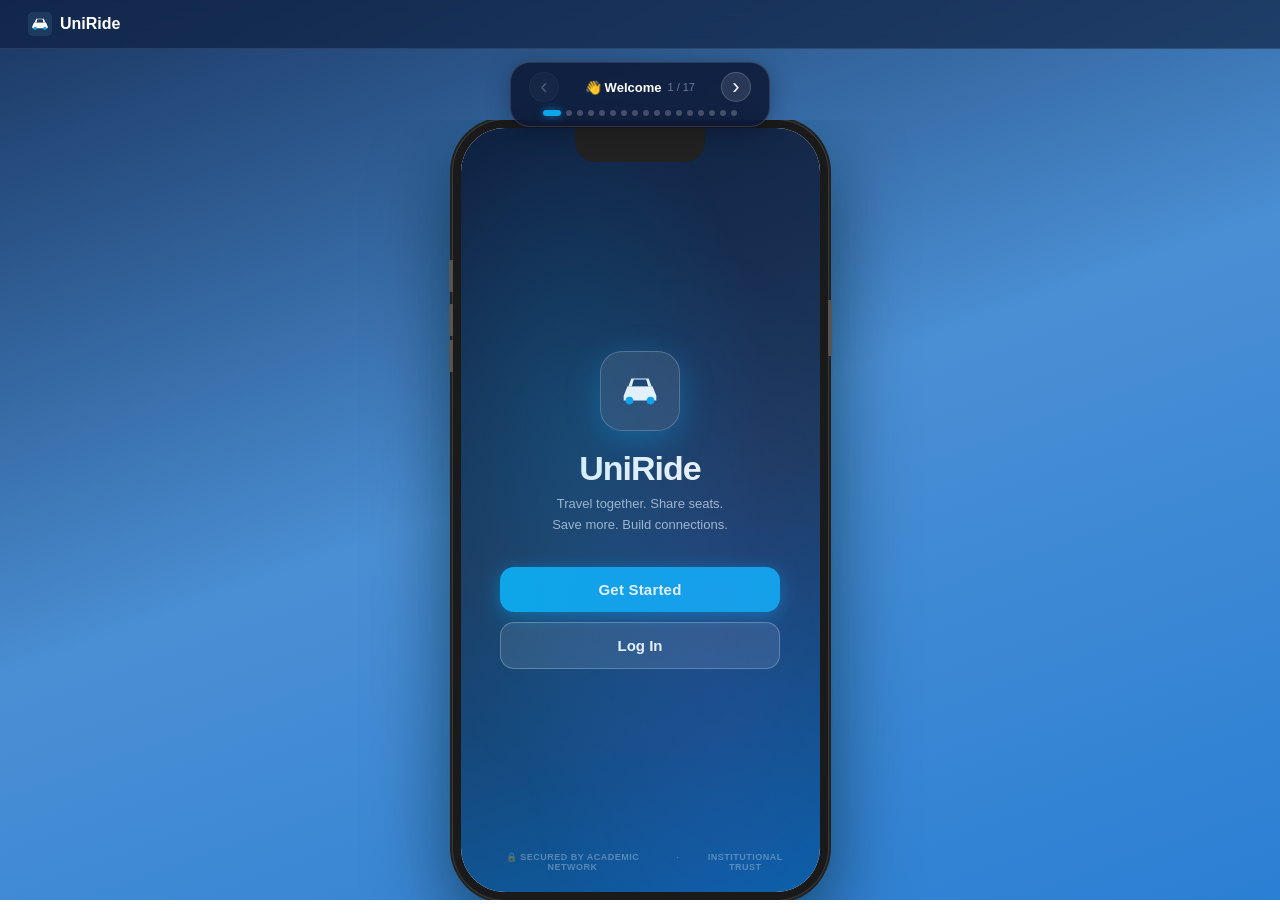
<file: index.html>
<!DOCTYPE html>
<html lang="en">
<head>
  <meta charset="UTF-8">
  <meta http-equiv="refresh" content="0;url=web/index.html">
  <title>UniRide</title>
</head>
<body>
  <a href="web/index.html">UniRide →</a>
</body>
</html>
</file>
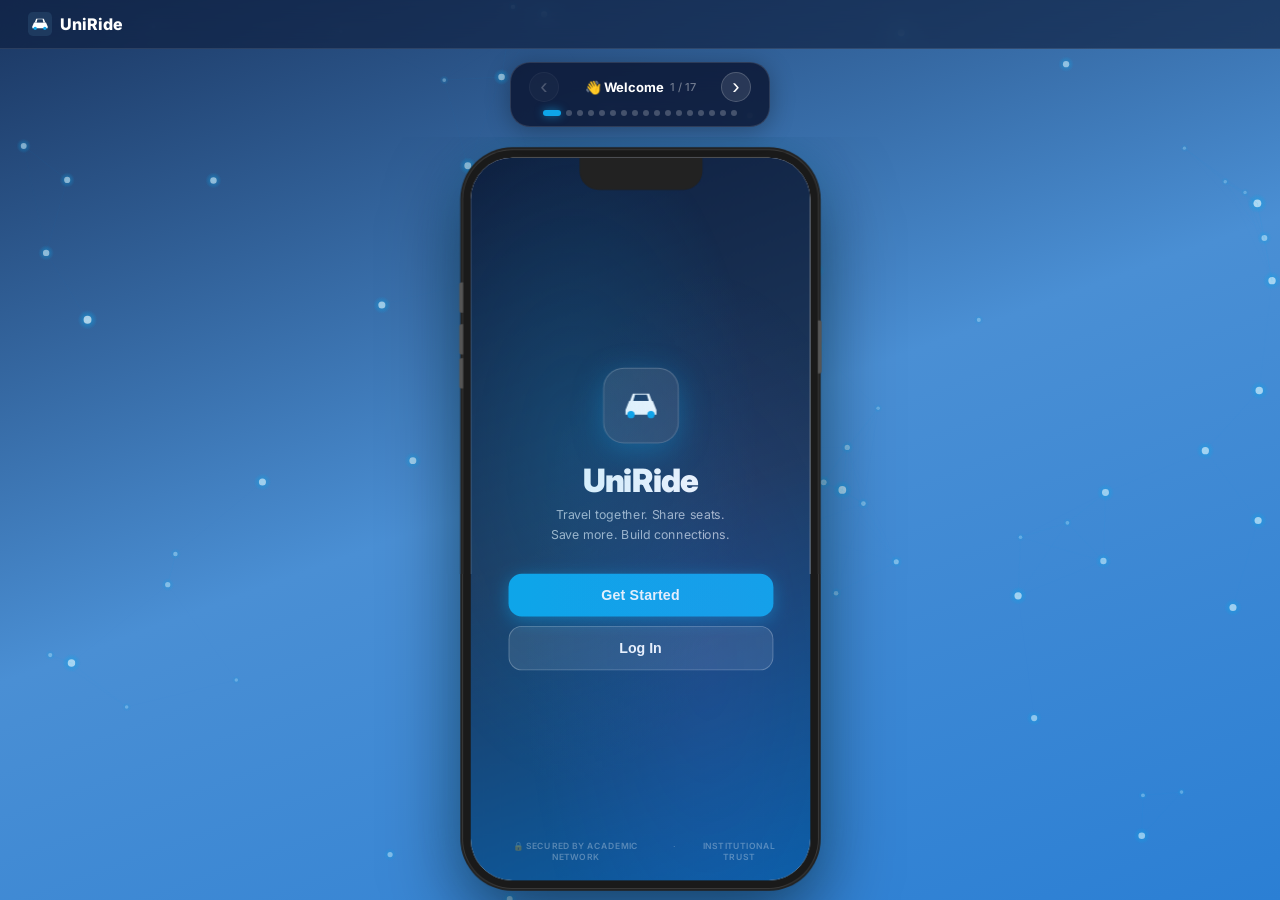
<file: web/index.html>
<!DOCTYPE html>
<html lang="en">
<head>
  <meta charset="UTF-8">
  <meta name="viewport" content="width=device-width, initial-scale=1.0">
  <meta http-equiv="refresh" content="0; url=app.html">
  <title>UniRide</title>
  <link rel="preconnect" href="https://fonts.googleapis.com">
  <link rel="preconnect" href="https://fonts.gstatic.com" crossorigin>
  <link href="https://fonts.googleapis.com/css2?family=Inter:wght@300;400;500;600;700;800;900&display=swap" rel="stylesheet">
  <style>
    *, *::before, *::after { box-sizing: border-box; margin: 0; padding: 0; }

    :root {
      --navy:    #1E3A5F;
      --navy2:   #1B3358;
      --sky:     #0EA5E9;
      --blue:    #2563EB;
      --indigo:  #6366F1;
      --white:   #FFFFFF;
      --bg:      #4A8FD4;
      --glass:   rgba(255,255,255,0.12);
      --glass-b: rgba(255,255,255,0.25);
    }

    html, body {
      min-height: 100%;
      font-family: 'Inter', system-ui, sans-serif;
      overflow-x: hidden;
    }

    /* === ANIMATED BACKGROUND === */
    body {
      background: linear-gradient(135deg, #0f2040 0%, #1E3A5F 30%, #0a5fa8 60%, #0EA5E9 100%);
      background-size: 400% 400%;
      animation: gradBG 12s ease infinite;
      position: relative;
    }
    @keyframes gradBG {
      0%   { background-position: 0% 50%; }
      50%  { background-position: 100% 50%; }
      100% { background-position: 0% 50%; }
    }

    /* Particle canvas */
    #particles { position: fixed; inset: 0; pointer-events: none; z-index: 0; }

    /* === TOP NAV === */
    .topnav {
      position: fixed; top: 0; left: 0; right: 0; z-index: 100;
      display: flex; align-items: center; justify-content: space-between;
      padding: 14px 32px;
      background: rgba(15,32,64,0.6);
      backdrop-filter: blur(12px);
      border-bottom: 1px solid rgba(255,255,255,0.1);
    }
    .topnav .nav-logo {
      display: flex; align-items: center; gap: 10px;
      text-decoration: none; color: white; font-weight: 800; font-size: 18px;
    }
    .topnav .nav-links { display: flex; gap: 8px; }
    .topnav a.nav-btn {
      padding: 8px 20px; border-radius: 30px; font-size: 14px; font-weight: 600;
      text-decoration: none; transition: all 0.2s;
    }
    .nav-btn.app   { background: var(--sky); color: white; }
    .nav-btn.pres  { background: var(--glass); color: white; border: 1px solid var(--glass-b); }
    .nav-btn:hover { transform: translateY(-1px); filter: brightness(1.1); }

    /* === HERO === */
    .hero {
      position: relative; z-index: 10;
      min-height: 100vh;
      display: flex; flex-direction: column;
      align-items: center; justify-content: center;
      text-align: center;
      padding: 100px 24px 48px;
    }

    /* Badge */
    .hero-badge {
      display: inline-flex; align-items: center; gap: 8px;
      background: rgba(255,255,255,0.15);
      border: 1px solid rgba(255,255,255,0.3);
      backdrop-filter: blur(8px);
      padding: 8px 20px; border-radius: 100px;
      font-size: 13px; font-weight: 600; color: white;
      margin-bottom: 28px;
      animation: fadeDown 0.8s ease both;
    }

    /* Logo mark */
    .logo-wrap {
      display: flex; flex-direction: column; align-items: center; gap: 16px;
      margin-bottom: 16px;
      animation: fadeDown 0.9s ease both 0.1s;
    }
    .logo-svg-wrap {
      width: 80px; height: 80px;
      background: var(--navy2);
      border-radius: 22px;
      display: flex; align-items: center; justify-content: center;
      box-shadow: 0 8px 32px rgba(14,165,233,0.4), 0 0 0 4px rgba(14,165,233,0.2);
      transition: transform 0.3s;
    }
    .logo-svg-wrap:hover { transform: scale(1.08) rotate(-3deg); }

    /* Big title */
    .hero-title {
      font-size: clamp(56px, 9vw, 96px);
      font-weight: 900;
      color: white;
      letter-spacing: -2px;
      line-height: 1;
      margin-bottom: 12px;
      animation: fadeDown 1s ease both 0.2s;
    }
    .hero-title span { color: var(--sky); }

    .hero-sub {
      font-size: clamp(16px, 2vw, 20px);
      color: rgba(255,255,255,0.75);
      font-weight: 400;
      margin-bottom: 6px;
      animation: fadeDown 1s ease both 0.3s;
    }
    .hero-sub2 {
      font-size: 13px;
      color: rgba(255,255,255,0.45);
      margin-bottom: 48px;
      animation: fadeDown 1s ease both 0.35s;
    }

    /* === CHOICE CARDS === */
    .choices {
      display: flex; gap: 20px;
      flex-wrap: wrap; justify-content: center;
      animation: fadeUp 1s ease both 0.5s;
    }

    .choice-card {
      width: 260px;
      background: var(--glass);
      border: 1px solid var(--glass-b);
      backdrop-filter: blur(16px);
      border-radius: 24px;
      padding: 32px 28px;
      text-decoration: none;
      color: white;
      transition: all 0.3s cubic-bezier(0.34,1.56,0.64,1);
      cursor: pointer;
      position: relative;
      overflow: hidden;
    }
    .choice-card::before {
      content: '';
      position: absolute; inset: 0;
      background: linear-gradient(135deg, rgba(255,255,255,0.12) 0%, transparent 60%);
      opacity: 0; transition: opacity 0.3s;
    }
    .choice-card:hover { transform: translateY(-8px) scale(1.02); }
    .choice-card:hover::before { opacity: 1; }
    .choice-card.app-card { border-color: rgba(14,165,233,0.4); }
    .choice-card.app-card:hover { box-shadow: 0 20px 60px rgba(14,165,233,0.35); }
    .choice-card.pres-card { border-color: rgba(99,102,241,0.4); }
    .choice-card.pres-card:hover { box-shadow: 0 20px 60px rgba(99,102,241,0.35); }

    .choice-icon {
      font-size: 48px; margin-bottom: 16px;
      display: block;
      animation: float 3s ease-in-out infinite;
    }
    .choice-card.pres-card .choice-icon { animation-delay: 0.5s; }

    .choice-card h2 {
      font-size: 22px; font-weight: 800; margin-bottom: 8px;
    }
    .choice-card p {
      font-size: 14px; color: rgba(255,255,255,0.65); margin-bottom: 24px;
      line-height: 1.5;
    }
    .choice-btn {
      display: inline-flex; align-items: center; gap: 6px;
      background: white; color: var(--navy2);
      padding: 10px 20px; border-radius: 12px;
      font-size: 14px; font-weight: 700;
      transition: all 0.2s;
    }
    .choice-card.app-card .choice-btn { background: var(--sky); color: white; }
    .choice-card.pres-card .choice-btn { background: var(--indigo); color: white; }
    .choice-card:hover .choice-btn { transform: translateX(3px); }

    /* Stats row */
    .stats-row {
      display: flex; gap: 32px;
      margin-top: 40px;
      animation: fadeUp 1s ease both 0.7s;
    }
    .stat { text-align: center; }
    .stat-n {
      font-size: 28px; font-weight: 900; color: white;
      display: block;
    }
    .stat-l {
      font-size: 12px; color: rgba(255,255,255,0.5); text-transform: uppercase; letter-spacing: 1px;
    }
    .stat-div { width: 1px; background: rgba(255,255,255,0.15); }

    /* Footer */
    .footer {
      position: fixed; bottom: 0; left: 0; right: 0;
      padding: 12px;
      text-align: center;
      font-size: 12px;
      color: rgba(255,255,255,0.35);
      z-index: 10;
    }

    /* Animations */
    @keyframes fadeDown {
      from { opacity: 0; transform: translateY(-20px); }
      to   { opacity: 1; transform: translateY(0); }
    }
    @keyframes fadeUp {
      from { opacity: 0; transform: translateY(20px); }
      to   { opacity: 1; transform: translateY(0); }
    }
    @keyframes float {
      0%, 100% { transform: translateY(0px); }
      50%       { transform: translateY(-8px); }
    }

    /* Scroll hint */
    .scroll-hint {
      position: absolute; bottom: 24px; left: 50%; transform: translateX(-50%);
      color: rgba(255,255,255,0.4); font-size: 12px;
      display: flex; flex-direction: column; align-items: center; gap: 6px;
      animation: fadeUp 1s ease both 1s;
    }
    .scroll-dot {
      width: 4px; height: 20px; border: 1px solid rgba(255,255,255,0.3);
      border-radius: 4px; position: relative; overflow: hidden;
    }
    .scroll-dot::after {
      content: ''; position: absolute; top: -6px; left: 0; right: 0;
      height: 8px; background: rgba(255,255,255,0.5); border-radius: 4px;
      animation: scrollDot 1.5s ease infinite;
    }
    @keyframes scrollDot {
      from { top: -6px; } to { top: 18px; }
    }

    @media (max-width: 600px) {
      .choices { flex-direction: column; align-items: center; }
      .choice-card { width: 100%; max-width: 320px; }
      .stats-row { gap: 16px; }
      .topnav { padding: 12px 16px; }
    }
  </style>
</head>
<body>
  <canvas id="particles"></canvas>

  <!-- TOP NAV -->
  <nav class="topnav">
    <a href="index.html" class="nav-logo">
      <svg width="28" height="28" viewBox="0 0 100 100" fill="none">
        <rect width="100" height="100" rx="20" fill="#1E3A5F"/>
        <path d="M18 58 L25 42 L75 42 L82 58 L82 66 L18 66 Z" fill="white"/>
        <path d="M28 42 L34 28 L66 28 L72 42" fill="white"/>
        <circle cx="30" cy="66" r="6" fill="#0EA5E9"/>
        <circle cx="70" cy="66" r="6" fill="#0EA5E9"/>
        <path d="M35 42 L38 30 L62 30 L65 42 Z" fill="#1E3A5F"/>
        <circle cx="50" cy="20" r="3" fill="#0EA5E9"/>
        <path d="M38 20 Q32 14 26 20" stroke="#0EA5E9" fill="none" stroke-width="2" stroke-linecap="round"/>
        <path d="M62 20 Q68 14 74 20" stroke="#0EA5E9" fill="none" stroke-width="2" stroke-linecap="round"/>
      </svg>
      UniRide
    </a>
    <div class="nav-links">
      <a href="app.html" class="nav-btn app">📱 App</a>
      <a href="presentation.html" class="nav-btn pres">📊 Presentation</a>
    </div>
  </nav>

  <!-- HERO -->
  <main class="hero">
    <div class="hero-badge">🇨🇭 Switzerland &nbsp;·&nbsp; Student Ridesharing &nbsp;·&nbsp; CIDCM 2026</div>

    <div class="logo-wrap">
      <div class="logo-svg-wrap">
        <svg width="52" height="52" viewBox="0 0 100 100" fill="none">
          <path d="M16 60 L24 40 L76 40 L84 60 L84 70 L16 70 Z" fill="white"/>
          <path d="M26 40 L32 24 L68 24 L74 40" fill="white"/>
          <circle cx="28" cy="70" r="8" fill="#0EA5E9"/>
          <circle cx="72" cy="70" r="8" fill="#0EA5E9"/>
          <path d="M33 40 L37 26 L63 26 L67 40 Z" fill="#1E3A5F"/>
          <circle cx="50" cy="16" r="4" fill="#0EA5E9"/>
          <path d="M36 16 Q28 8 20 16" stroke="#0EA5E9" fill="none" stroke-width="2.5" stroke-linecap="round"/>
          <path d="M64 16 Q72 8 80 16" stroke="#0EA5E9" fill="none" stroke-width="2.5" stroke-linecap="round"/>
        </svg>
      </div>
    </div>

    <h1 class="hero-title">Uni<span>Ride</span></h1>
    <p class="hero-sub">Share rides · Save money · Connect with students</p>
    <p class="hero-sub2">CIDCM Milestone 3 &nbsp;·&nbsp; Team 5/6 .08 &nbsp;·&nbsp; April 29, 2026</p>

    <!-- CHOICE CARDS -->
    <div class="choices">
      <a href="app.html" class="choice-card app-card">
        <span class="choice-icon">📱</span>
        <h2>App Preview</h2>
        <p>Live interactive demo of the UniRide mobile experience — book rides, earn points, manage trips.</p>
        <span class="choice-btn">Launch App →</span>
      </a>

      <a href="presentation.html" class="choice-card pres-card">
        <span class="choice-icon">📊</span>
        <h2>Presentation</h2>
        <p>Full CIDCM Milestone 3 — 23 slides including IPA analysis, customer journeys & loyalty programs.</p>
        <span class="choice-btn">View Slides →</span>
      </a>
    </div>

    <!-- STATS -->
    <div class="stats-row">
      <div class="stat">
        <span class="stat-n" data-count="23">0</span>
        <span class="stat-l">Slides</span>
      </div>
      <div class="stat-div"></div>
      <div class="stat">
        <span class="stat-n" data-count="8">0</span>
        <span class="stat-l">App Screens</span>
      </div>
      <div class="stat-div"></div>
      <div class="stat">
        <span class="stat-n" data-count="2">0</span>
        <span class="stat-l">Personas</span>
      </div>
      <div class="stat-div"></div>
      <div class="stat">
        <span class="stat-n" data-count="5">0</span>
        <span class="stat-l">Journey Phases</span>
      </div>
    </div>

    <div class="scroll-hint">
      <div class="scroll-dot"></div>
    </div>
  </main>

  <footer class="footer">
    Team 5/6 .08 · Olimpia Lorenzetti · Anna Wong · Marina White · Rasha · Ilya Itin · Ilana Gonzalez
  </footer>

  <script>
    // === PARTICLE SYSTEM ===
    const canvas = document.getElementById('particles');
    const ctx = canvas.getContext('2d');
    let W = canvas.width = window.innerWidth;
    let H = canvas.height = window.innerHeight;

    window.addEventListener('resize', () => {
      W = canvas.width = window.innerWidth;
      H = canvas.height = window.innerHeight;
    });

    const particles = Array.from({length: 55}, () => ({
      x: Math.random() * W,
      y: Math.random() * H,
      r: Math.random() * 60 + 10,
      dx: (Math.random() - 0.5) * 0.3,
      dy: (Math.random() - 0.5) * 0.3,
      a: Math.random() * 0.07 + 0.02,
      phase: Math.random() * Math.PI * 2
    }));

    let t = 0;
    function draw() {
      ctx.clearRect(0, 0, W, H);
      t += 0.005;
      particles.forEach(p => {
        p.x += p.dx; p.y += p.dy;
        if (p.x < -p.r) p.x = W + p.r;
        if (p.x > W + p.r) p.x = -p.r;
        if (p.y < -p.r) p.y = H + p.r;
        if (p.y > H + p.r) p.y = -p.r;
        const pulse = p.a + Math.sin(t + p.phase) * 0.02;
        ctx.beginPath();
        ctx.arc(p.x, p.y, p.r, 0, Math.PI * 2);
        ctx.fillStyle = `rgba(255,255,255,${pulse})`;
        ctx.fill();
      });
      requestAnimationFrame(draw);
    }
    draw();

    // === COUNTER ANIMATION ===
    const counters = document.querySelectorAll('[data-count]');
    const io = new IntersectionObserver(entries => {
      entries.forEach(e => {
        if (e.isIntersecting) {
          const el = e.target;
          const target = +el.dataset.count;
          let cur = 0;
          const step = target / 40;
          const timer = setInterval(() => {
            cur = Math.min(cur + step, target);
            el.textContent = Math.round(cur);
            if (cur >= target) clearInterval(timer);
          }, 30);
          io.unobserve(el);
        }
      });
    });
    counters.forEach(c => io.observe(c));

    // === KEYBOARD SHORTCUTS ===
    document.addEventListener('keydown', e => {
      if (e.key === 'a' || e.key === 'A') window.location.href = 'app.html';
      if (e.key === 'p' || e.key === 'P') window.location.href = 'presentation.html';
    });
  </script>
</body>
</html>
</file>
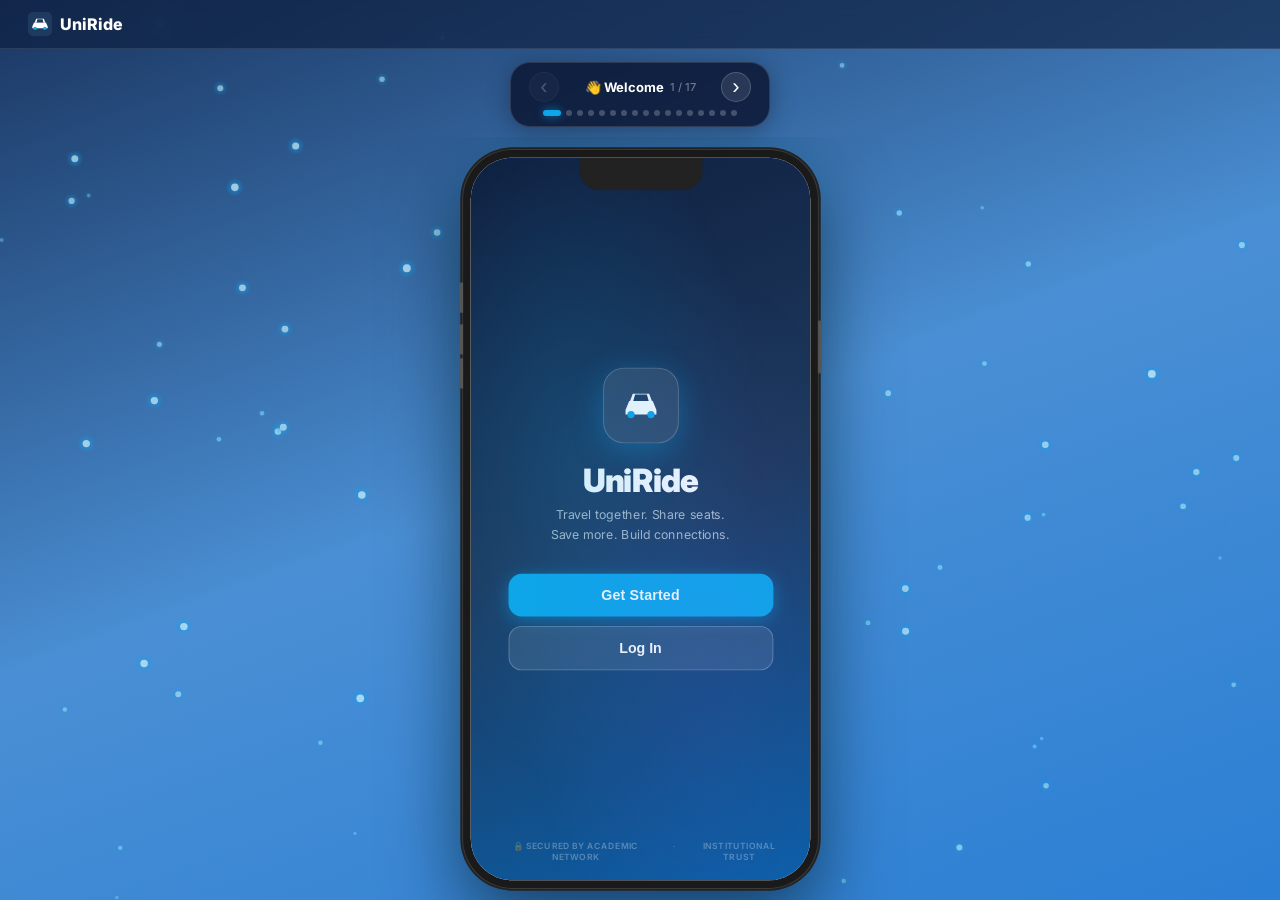
<file: web/app.html>
<!DOCTYPE html>
<html lang="en">
<head>
  <meta charset="UTF-8">
  <meta name="viewport" content="width=device-width, initial-scale=1.0">
  <title>UniRide — App Preview</title>
  <link rel="preconnect" href="https://fonts.googleapis.com">
  <link href="https://fonts.googleapis.com/css2?family=Inter:wght@300;400;500;600;700;800;900&display=swap" rel="stylesheet">
  <link rel="stylesheet" href="app.css">
  <style>
    *, *::before, *::after { box-sizing: border-box; margin: 0; padding: 0; }
    :root {
      --navy:   #1E3A5F;
      --navy2:  #1B3358;
      --sky:    #0EA5E9;
      --blue:   #2563EB;
      --white:  #FFFFFF;
      --bg:     #4A8FD4;
      --appbg:  #F0F4FF;
      --card:   #FFFFFF;
      --border: #E8EDF5;
      --text:   #1B3358;
      --muted:  #64748B;
      --green:  #10B981;
      --orange: #F97316;
      --red:    #EF4444;
      --gold:   #F59E0B;
      --lsky:   #E0F2FE;
    }
    html, body {
      height: 100%; overflow: hidden;
      font-family: 'Inter', sans-serif;
    }

    /* PAGE BG — locked to viewport, no page scroll */
    body {
      background: linear-gradient(160deg, #1a3560 0%, var(--bg) 50%, #2b7fd4 100%);
      height: 100vh; overflow: hidden;
      /* no flex needed here — phone-stage is fixed */
    }

    /* TOP NAV */
    .topnav {
      position: fixed; top: 0; left: 0; right: 0; z-index: 200;
      display: flex; align-items: center; justify-content: space-between;
      padding: 12px 28px;
      background: rgba(15,32,64,0.65);
      backdrop-filter: blur(12px);
      border-bottom: 1px solid rgba(255,255,255,0.1);
    }
    .topnav .nav-logo { display:flex; align-items:center; gap:8px; color:white; font-weight:800; font-size:16px; text-decoration:none; }
    .topnav .nav-links { display:flex; gap:8px; }
    .nav-btn {
      padding:7px 16px; border-radius:30px; font-size:13px; font-weight:600;
      text-decoration:none; transition:all 0.2s; cursor:pointer;
    }
    .nav-btn.home { background:rgba(255,255,255,0.15); color:white; border:1px solid rgba(255,255,255,0.2); }
    .nav-btn.pres { background:rgba(99,102,241,0.8); color:white; }
    .nav-btn:hover { transform:translateY(-1px); filter:brightness(1.1); }

    /* SCREEN NAVIGATOR */
    .screen-nav {
      position: fixed; top: 62px; left: 50%; transform: translateX(-50%);
      z-index: 150;
      display: flex; flex-direction: column; align-items: center; gap: 8px;
      background: rgba(10,20,48,0.82);
      backdrop-filter: blur(12px);
      border-radius: 20px;
      padding: 9px 18px 10px;
      border: 1px solid rgba(255,255,255,0.12);
      min-width: 260px;
      max-width: min(92vw, 380px);
      box-shadow: 0 4px 24px rgba(0,0,0,0.3);
    }
    .screen-nav-row {
      display: flex; align-items: center; gap: 10px; width: 100%;
    }
    .nav-arrow {
      background: rgba(255,255,255,0.1); border: 1px solid rgba(255,255,255,0.18);
      color: white; font-size: 22px; font-weight: 300; line-height: 1;
      border-radius: 50%; width: 30px; height: 30px; flex-shrink: 0;
      cursor: pointer; display: flex; align-items: center; justify-content: center;
      transition: all 0.2s;
    }
    .nav-arrow:hover:not(:disabled) { background: var(--sky); border-color: var(--sky); box-shadow: 0 0 10px rgba(14,165,233,0.5); }
    .nav-arrow:disabled { opacity: 0.25; cursor: default; }
    .screen-label {
      flex: 1; display: flex; align-items: center; justify-content: center; gap: 6px;
    }
    .screen-label-name { font-size: 13px; font-weight: 700; color: white; white-space: nowrap; }
    .screen-label-num { font-size: 11px; color: rgba(255,255,255,0.4); font-weight: 500; }
    .screen-dots {
      display: flex; gap: 5px; align-items: center; justify-content: center;
    }
    .screen-dot {
      width: 6px; height: 6px; border-radius: 50%;
      background: rgba(255,255,255,0.22); cursor: pointer;
      transition: all 0.25s ease; border: none; padding: 0;
    }
    .screen-dot.active {
      background: var(--sky); width: 18px; border-radius: 3px;
      box-shadow: 0 0 8px rgba(14,165,233,0.6);
    }
    .screen-dot:hover:not(.active) { background: rgba(255,255,255,0.5); }

    /* PHONE FRAME WRAPPER — fixed, fills viewport below the tab bar */
    .phone-stage {
      position: fixed;
      left: 0; right: 0; bottom: 0;
      /* top is set by JS after measuring the selector bar */
      display: flex; align-items: center; justify-content: center;
      overflow: hidden;
      z-index: 100;
    }

    /* Phone scale wrapper — JS sets transform: scale() */
    .phone-scale-wrap {
      flex-shrink: 0;
      transform-origin: center center;
      transition: transform 0.15s ease;
    }

    .phone-outer {
      width: 375px;
      height: 780px;
      background: #1a1a1a;
      border-radius: 52px;
      padding: 8px;
      box-shadow:
        0 0 0 1px #3a3a3a,
        0 0 0 3px #222,
        0 32px 80px rgba(0,0,0,0.55),
        0 0 60px rgba(14,165,233,0.18);
      position: relative;
      flex-shrink: 0;
    }

    /* Side buttons */
    .phone-outer::before {
      content: '';
      position: absolute; left: -4px; top: 140px;
      width: 4px; height: 32px; background: #555; border-radius: 2px 0 0 2px;
      box-shadow: 0 44px 0 #555, 0 80px 0 #555;
    }
    .phone-outer::after {
      content: '';
      position: absolute; right: -4px; top: 180px;
      width: 4px; height: 56px; background: #555; border-radius: 0 2px 2px 0;
    }

    .phone-inner {
      width: 100%; height: 100%;
      background: white;
      border-radius: 44px;
      overflow: hidden;
      position: relative;
    }

    /* Notch */
    .notch {
      position: absolute; top: 0; left: 50%; transform: translateX(-50%);
      width: 130px; height: 34px;
      background: #222; border-radius: 0 0 20px 20px;
      z-index: 50;
    }

    /* STATUS BAR */
    .status-bar {
      display: flex; justify-content: space-between; align-items: center;
      padding: 48px 20px 8px;
      font-size: 12px; font-weight: 600; color: var(--text);
      background: white; position: relative; z-index: 10;
    }
    .status-bar .time { font-weight: 700; }
    .status-icons { display: flex; gap: 4px; align-items: center; }

    /* SCREENS CONTAINER */
    .screens-wrap {
      position: absolute;
      top: 0; left: 0; right: 0; bottom: 0;
    }

    /* Individual screen */
    .screen {
      position: absolute; inset: 0;
      background: var(--appbg);
      display: flex; flex-direction: column;
      opacity: 0; pointer-events: none;
      transform: translateX(30px);
      transition: all 0.35s cubic-bezier(0.4,0,0.2,1);
      overflow: hidden;
    }
    .screen.active {
      opacity: 1; pointer-events: all;
      transform: translateX(0);
    }
    .screen.exit {
      opacity: 0; transform: translateX(-30px);
    }

    /* SCROLL AREA (content) */
    .scroll-area {
      flex: 1;
      overflow-y: auto;
      overflow-x: hidden;
      scrollbar-width: none;
    }
    .scroll-area::-webkit-scrollbar { display: none; }
    .s-content { padding: 0 16px 80px; }

    /* APP HEADER */
    .app-header {
      display: flex; align-items: center; justify-content: space-between;
      padding: 10px 20px 10px;
      background: white;
      border-bottom: 1px solid var(--border);
    }
    .app-header .menu-icon { font-size: 18px; cursor: pointer; }
    .app-header .brand { font-size: 17px; font-weight: 800; color: var(--navy); display: flex; align-items: center; gap: 6px; }
    .app-header .notif { font-size: 18px; cursor: pointer; }
    .app-header .back-btn { font-size: 18px; cursor: pointer; color: var(--navy); }
    .app-header .right-icons { display: flex; gap: 12px; font-size: 18px; }

    /* BOTTOM NAV */
    .bottom-nav {
      position: absolute; bottom: 0; left: 0; right: 0;
      background: white;
      border-top: 1px solid var(--border);
      display: flex;
      padding: 8px 0 16px;
      z-index: 30;
    }
    .bnav-item {
      flex: 1; display: flex; flex-direction: column; align-items: center; gap: 3px;
      cursor: pointer; font-size: 10px; font-weight: 600; color: var(--muted);
      padding: 4px 0;
      transition: color 0.2s;
    }
    .bnav-item.active { color: var(--navy); }
    .bnav-item .bnav-icon { font-size: 20px; }

    /* ===================== COMPONENTS ===================== */

    /* Card */
    .card {
      background: white; border-radius: 16px;
      padding: 16px; margin-bottom: 12px;
      box-shadow: 0 2px 8px rgba(0,0,0,0.06);
    }

    /* Section title */
    .sec-title {
      font-size: 16px; font-weight: 800; color: var(--navy);
      margin: 16px 0 10px;
    }

    /* Avatar */
    .avatar {
      width: 44px; height: 44px; border-radius: 50%; overflow: hidden;
      background: linear-gradient(135deg, var(--sky), var(--blue));
      display: flex; align-items: center; justify-content: center;
      font-size: 18px; font-weight: 700; color: white; flex-shrink: 0;
    }
    .avatar img { width: 100%; height: 100%; object-fit: cover; }
    .avatar-lg { width: 60px; height: 60px; font-size: 24px; }
    .avatar-sm { width: 36px; height: 36px; font-size: 14px; }

    /* Star rating */
    .stars { color: var(--gold); font-size: 13px; }

    /* Badge */
    .badge {
      display: inline-flex; align-items: center; gap: 4px;
      padding: 3px 10px; border-radius: 20px; font-size: 11px; font-weight: 700;
    }
    .badge-green { background: #D1FAE5; color: #065F46; }
    .badge-orange { background: #FEF3C7; color: #92400E; }
    .badge-red { background: #FEE2E2; color: #991B1B; }
    .badge-blue { background: #DBEAFE; color: #1E40AF; }
    .badge-navy { background: var(--navy); color: white; }
    .badge-sky { background: var(--lsky); color: var(--navy); }

    /* Primary button */
    .btn-primary {
      width: 100%; padding: 16px;
      background: var(--navy2); color: white;
      border: none; border-radius: 14px;
      font-size: 15px; font-weight: 700; font-family: 'Inter',sans-serif;
      cursor: pointer; transition: all 0.2s;
      display: flex; align-items: center; justify-content: center; gap: 8px;
    }
    .btn-primary:hover { background: #162b4a; transform: translateY(-1px); }
    .btn-primary:active { transform: translateY(0); }

    /* Chip */
    .chip {
      display: inline-flex; align-items: center; gap: 5px;
      padding: 6px 12px; border-radius: 20px;
      font-size: 12px; font-weight: 600; white-space: nowrap;
      border: 1px solid var(--border); background: white; color: var(--text);
      cursor: pointer;
    }
    .chip.active { background: var(--navy); color: white; border-color: var(--navy); }

    /* Divider */
    .divider { height: 1px; background: var(--border); margin: 12px 0; }

    /* Tag row */
    .tag-row { display: flex; flex-wrap: wrap; gap: 6px; }
    .tag {
      display: inline-flex; align-items: center; gap: 4px;
      padding: 4px 10px; border-radius: 20px;
      font-size: 11px; color: var(--muted); background: #F1F5F9;
    }

    /* Progress circle */
    .progress-circle-wrap {
      display: flex; flex-direction: column; align-items: center;
      padding: 24px 0;
    }
    .progress-ring { transform: rotate(-90deg); }
    .ring-bg { fill: none; stroke: #E8EDF5; stroke-width: 10; }
    .ring-fill {
      fill: none; stroke: var(--navy); stroke-width: 10;
      stroke-linecap: round;
      transition: stroke-dashoffset 1.5s cubic-bezier(0.4,0,0.2,1);
    }
    .ring-label {
      position: absolute; top: 50%; left: 50%; transform: translate(-50%,-50%);
      text-align: center;
    }
    .ring-number { font-size: 28px; font-weight: 900; color: var(--navy); line-height: 1; }
    .ring-sub    { font-size: 11px; color: var(--muted); font-weight: 500; }
    .ring-badge  {
      margin-top: 4px;
      padding: 3px 10px; border-radius: 20px;
      background: var(--lsky); color: var(--navy);
      font-size: 11px; font-weight: 700;
    }

    /* Bar chart (driver stats) */
    .bar-chart { display: flex; align-items: flex-end; gap: 5px; height: 60px; margin: 8px 0; }
    .bar-col {
      flex: 1; border-radius: 4px 4px 0 0;
      background: var(--navy);
      transition: height 1s ease;
    }
    .bar-col.dim { background: var(--border); }
    .bar-col.current { background: var(--sky); }

    /* Slider */
    .slider-row { margin-bottom: 20px; }
    .slider-q { font-size: 13px; font-weight: 600; color: var(--text); margin-bottom: 10px; }
    .slider-track {
      position: relative; height: 36px; display: flex; align-items: center;
    }
    input[type=range] {
      -webkit-appearance: none; appearance: none;
      width: 100%; height: 4px;
      background: linear-gradient(to right, var(--navy) var(--val, 60%), #E8EDF5 var(--val, 60%));
      border-radius: 4px; outline: none; cursor: pointer;
    }
    input[type=range]::-webkit-slider-thumb {
      -webkit-appearance: none;
      width: 22px; height: 22px;
      background: var(--navy); border-radius: 50%;
      border: 3px solid white;
      box-shadow: 0 2px 6px rgba(0,0,0,0.2);
    }
    .slider-labels {
      display: flex; justify-content: space-between;
      font-size: 9px; color: var(--muted); margin-top: 2px;
    }

    /* Metric card */
    .metric-card {
      background: var(--appbg); border-radius: 12px; padding: 12px 16px;
      margin-bottom: 8px;
      display: flex; align-items: center; gap: 12px;
    }
    .metric-icon { font-size: 22px; }
    .metric-label { font-size: 11px; color: var(--muted); }
    .metric-value { font-size: 20px; font-weight: 800; color: var(--navy); }

    /* Voucher card */
    .voucher-card {
      border-radius: 14px; overflow: hidden;
      border: 1px solid var(--border);
    }
    .voucher-img { width: 100%; height: 80px; object-fit: cover; background: linear-gradient(135deg, #1E3A5F, #0EA5E9); display:flex; align-items:center; justify-content:center; font-size:32px; }
    .voucher-body { padding: 10px 12px; }
    .voucher-name { font-size: 13px; font-weight: 700; color: var(--navy); }
    .voucher-price { font-size: 16px; font-weight: 900; color: var(--navy); }
    .voucher-pts { font-size: 11px; color: var(--muted); display: flex; align-items: center; gap: 4px; }

    /* Journey timeline */
    .timeline { padding: 0; }
    .tl-item { display: flex; gap: 12px; margin-bottom: 0; }
    .tl-left { display: flex; flex-direction: column; align-items: center; width: 16px; }
    .tl-dot { width: 12px; height: 12px; border-radius: 50%; background: var(--navy); border: 2px solid white; box-shadow: 0 0 0 2px var(--navy); flex-shrink: 0; margin-top: 4px; }
    .tl-line { flex: 1; width: 2px; background: var(--border); margin: 2px 0; min-height: 20px; }
    .tl-right { flex: 1; padding-bottom: 16px; }
    .tl-time { font-size: 14px; font-weight: 700; color: var(--navy); }
    .tl-place { font-size: 14px; color: var(--text); }
    .tl-lbl { font-size: 10px; font-weight: 700; color: var(--muted); text-transform: uppercase; letter-spacing: 0.5px; }

    /* Ride result card */
    .ride-card {
      background: white; border-radius: 16px; padding: 14px 16px;
      margin-bottom: 10px;
      box-shadow: 0 2px 8px rgba(0,0,0,0.06);
      cursor: pointer; transition: all 0.2s;
    }
    .ride-card:hover { transform: translateY(-1px); box-shadow: 0 4px 16px rgba(0,0,0,0.1); }
    .ride-top { display: flex; align-items: center; gap: 10px; margin-bottom: 10px; }
    .ride-name { font-size: 14px; font-weight: 700; color: var(--navy); }
    .ride-rating { font-size: 12px; color: var(--muted); }
    .ride-price { margin-left: auto; font-size: 18px; font-weight: 900; color: var(--navy); }
    .ride-seat { font-size: 11px; font-weight: 700; }
    .ride-route { margin-bottom: 8px; }
    .ride-loc { font-size: 13px; color: var(--text); display: flex; gap: 8px; align-items: center; }
    .ride-loc .dot { width: 8px; height: 8px; border-radius: 50%; background: var(--navy); flex-shrink: 0; }
    .ride-loc .line-v { width: 1px; height: 14px; background: var(--border); margin: 1px 0 1px 3px; }

    /* Input field */
    .input-wrap {
      background: white; border-radius: 12px; padding: 12px 16px;
      display: flex; align-items: center; gap: 10px;
      border: 1.5px solid var(--border);
      margin-bottom: 8px;
    }
    .input-wrap.focused { border-color: var(--sky); }
    .input-label { font-size: 10px; font-weight: 700; color: var(--muted); text-transform: uppercase; }
    .input-val { font-size: 15px; font-weight: 600; color: var(--text); }
    .input-placeholder { font-size: 14px; color: var(--muted); }
    .input-icon { font-size: 16px; flex-shrink: 0; }

    /* Swap btn */
    .swap-btn {
      width: 36px; height: 36px; border-radius: 50%;
      background: var(--navy); color: white;
      display: flex; align-items: center; justify-content: center;
      font-size: 16px; cursor: pointer;
      box-shadow: 0 2px 8px rgba(30,58,95,0.3);
      margin: -4px auto; position: relative; z-index: 5;
    }

    /* Quick action grid */
    .quick-grid { display: grid; grid-template-columns: repeat(4,1fr); gap: 8px; margin-bottom: 12px; }
    .quick-item {
      display: flex; flex-direction: column; align-items: center; gap: 6px;
      cursor: pointer; padding: 8px 4px;
    }
    .quick-icon {
      width: 48px; height: 48px; border-radius: 14px;
      background: var(--appbg); border: 1.5px solid var(--border);
      display: flex; align-items: center; justify-content: center; font-size: 20px;
      transition: all 0.2s;
    }
    .quick-item:hover .quick-icon { background: var(--lsky); border-color: var(--sky); }
    .quick-label { font-size: 11px; font-weight: 600; color: var(--muted); text-align: center; }

    /* Points banner */
    .pts-banner {
      background: var(--navy); border-radius: 16px; padding: 14px 16px;
      display: flex; align-items: center; gap: 12px; margin-bottom: 12px;
      cursor: pointer;
    }
    .pts-icon { font-size: 28px; }
    .pts-num { font-size: 20px; font-weight: 900; color: white; line-height: 1; }
    .pts-sub { font-size: 12px; color: rgba(255,255,255,0.7); }
    .pts-arr { color: rgba(255,255,255,0.5); font-size: 18px; margin-left: auto; }

    /* Upcoming trip card */
    .trip-mini {
      display: flex; align-items: center; gap: 10px; cursor: pointer;
    }
    .trip-mini-info { flex: 1; }
    .trip-mini-route { font-size: 14px; font-weight: 700; color: var(--navy); }
    .trip-mini-date  { font-size: 12px; color: var(--muted); }
    .trip-mini-with  { font-size: 12px; color: var(--muted); display: flex; align-items: center; gap: 4px; }

    /* Campus card */
    .campus-card {
      border-radius: 16px; overflow: hidden; position: relative; height: 100px; margin-bottom: 12px;
      background: linear-gradient(135deg, #1E3A5F, #0EA5E9);
      display: flex; align-items: flex-end; cursor: pointer;
    }
    .campus-card-text { padding: 12px; color: white; }
    .campus-card-title { font-size: 15px; font-weight: 800; }
    .campus-card-sub   { font-size: 12px; opacity: 0.8; }
    .campus-plus {
      position: absolute; right: 12px; top: 50%; transform: translateY(-50%);
      width: 32px; height: 32px; border-radius: 50%; background: rgba(255,255,255,0.25);
      display: flex; align-items: center; justify-content: center;
      color: white; font-size: 20px;
    }

    /* FAB */
    .fab {
      position: absolute; bottom: 70px; right: 16px;
      width: 52px; height: 52px; border-radius: 50%;
      background: var(--navy); color: white;
      display: flex; align-items: center; justify-content: center;
      font-size: 24px; cursor: pointer; z-index: 20;
      box-shadow: 0 4px 16px rgba(30,58,95,0.4);
      transition: all 0.2s;
    }
    .fab:hover { transform: scale(1.1); }

    /* Profile header */
    .profile-header {
      background: white; padding: 16px; display: flex; flex-direction: column; align-items: center; gap: 8px; border-bottom: 1px solid var(--border);
    }
    .profile-name { font-size: 18px; font-weight: 800; color: var(--navy); }
    .profile-sub  { font-size: 13px; color: var(--muted); }
    .profile-badges { display: flex; gap: 8px; }

    /* "See all" link */
    .see-all { font-size: 13px; font-weight: 600; color: var(--sky); cursor: pointer; }

    /* Benefits list */
    .benefits-item { display: flex; align-items: center; gap: 8px; padding: 8px 0; font-size: 13px; color: var(--text); border-bottom: 1px solid var(--border); }
    .benefits-item:last-child { border-bottom: none; }
    .benefit-icon { font-size: 16px; }
    .benefit-lock { opacity: 0.4; }

    /* Earnings card */
    .earn-card {
      display: flex; gap: 8px;
    }
    .earn-item {
      flex: 1; border-radius: 14px; padding: 14px; 
    }
    .earn-item.primary { background: var(--navy); }
    .earn-item.secondary { background: var(--lsky); border: 1px solid #BFDBFE; }
    .earn-label { font-size: 10px; font-weight: 700; text-transform: uppercase; letter-spacing: 0.5px; margin-bottom: 4px; }
    .earn-pts   { font-size: 22px; font-weight: 900; line-height: 1; margin-bottom: 4px; }
    .earn-desc  { font-size: 12px; line-height: 1.4; }
    .earn-item.primary .earn-label { color: rgba(255,255,255,0.6); }
    .earn-item.primary .earn-pts   { color: white; }
    .earn-item.primary .earn-desc  { color: rgba(255,255,255,0.75); }
    .earn-item.secondary .earn-label { color: var(--muted); }
    .earn-item.secondary .earn-pts   { color: var(--navy); }
    .earn-item.secondary .earn-desc  { color: var(--muted); }

    /* Standard ride earning */
    .std-earn {
      display: flex; align-items: center; justify-content: space-between;
      padding: 14px 16px; background: white; border-radius: 14px;
      border: 1.5px solid var(--border); margin-bottom: 12px;
    }
    .std-earn-left { display: flex; align-items: center; gap: 12px; }
    .std-earn-pts { background: var(--navy); color: white; padding: 4px 10px; border-radius: 20px; font-size: 12px; font-weight: 700; }
    .std-title { font-size: 14px; font-weight: 700; color: var(--navy); }
    .std-sub   { font-size: 12px; color: var(--muted); }

    /* Cashback row */
    .cashback-row {
      display: flex; align-items: center; justify-content: space-between;
      padding: 14px 16px; background: white; border-radius: 14px;
      border: 1px solid var(--border); margin-bottom: 8px;
    }
    .cashback-icon { font-size: 24px; margin-right: 12px; }
    .cashback-title { font-size: 14px; font-weight: 700; color: var(--navy); }
    .cashback-sub   { font-size: 12px; color: var(--muted); }
    .cashback-btn   { background: var(--navy); color: white; padding: 6px 14px; border-radius: 10px; font-size: 12px; font-weight: 700; flex-shrink: 0; cursor: pointer; }

    /* Redeem header balance */
    .balance-card {
      background: var(--navy); color: white; border-radius: 16px;
      padding: 20px; margin-bottom: 16px;
    }
    .balance-label { font-size: 11px; font-weight: 700; text-transform: uppercase; letter-spacing: 0.5px; opacity: 0.6; }
    .balance-pts   { font-size: 40px; font-weight: 900; line-height: 1.1; }
    .balance-tier  { display: inline-flex; align-items: center; gap: 6px; background: rgba(255,255,255,0.15); padding: 4px 12px; border-radius: 20px; font-size: 12px; font-weight: 700; margin-top: 8px; }

    /* Offer ride form */
    .offer-section { margin-bottom: 16px; }
    .offer-label { font-size: 12px; font-weight: 700; color: var(--muted); text-transform: uppercase; letter-spacing: 0.5px; margin-bottom: 8px; }
    .pref-grid { display: grid; grid-template-columns: 1fr 1fr; gap: 8px; }
    .pref-item {
      border-radius: 12px; padding: 12px; border: 2px solid var(--border);
      background: white; cursor: pointer; transition: all 0.2s; text-align: center;
    }
    .pref-item.selected { border-color: var(--navy); background: var(--lsky); }
    .pref-item .p-icon { font-size: 22px; margin-bottom: 6px; }
    .pref-item .p-label { font-size: 12px; font-weight: 600; color: var(--text); }

    /* Info box */
    .info-box { display: flex; gap: 8px; background: #F1F5F9; border-radius: 12px; padding: 12px; margin: 8px 0; }
    .info-box-icon { font-size: 16px; flex-shrink: 0; margin-top: 1px; }
    .info-box-text { font-size: 12px; color: var(--muted); line-height: 1.5; }

    /* Level card (gold tier) */
    .level-card {
      background: var(--navy); border-radius: 14px; padding: 16px;
      display: flex; align-items: center; justify-content: space-between;
      margin-bottom: 12px;
    }
    .level-label { font-size: 11px; font-weight: 700; text-transform: uppercase; letter-spacing: 0.5px; color: rgba(255,255,255,0.6); }
    .level-name  { font-size: 20px; font-weight: 900; color: white; }
    .level-icon  { font-size: 32px; }

    /* Weekly section */
    .weekly-card { background: white; border-radius: 16px; padding: 14px; margin-bottom: 12px; border: 1px solid var(--border); }
    .weekly-header { display: flex; justify-content: space-between; align-items: center; margin-bottom: 8px; }
    .weekly-label { font-size: 11px; font-weight: 700; color: var(--muted); text-transform: uppercase; }
    .weekly-val   { font-size: 20px; font-weight: 900; color: var(--navy); display: flex; align-items: center; gap: 6px; }
    .weekly-arrow { color: var(--green); font-size: 18px; }
  </style>
</head>
<body>

  <!-- 3D INTERACTIVE BACKGROUND CANVAS -->
  <canvas id="bgCanvas" style="position:fixed;top:0;left:0;width:100%;height:100%;pointer-events:none;z-index:1;"></canvas>

  <!-- TOP NAV -->
  <nav class="topnav">
    <a href="index.html" class="nav-logo">
      <svg width="24" height="24" viewBox="0 0 100 100" fill="none">
        <rect width="100" height="100" rx="20" fill="#1E3A5F"/>
        <path d="M18 60 L25 44 L75 44 L82 60 L82 68 L18 68 Z" fill="white"/>
        <path d="M28 44 L34 28 L66 28 L72 44" fill="white"/>
        <circle cx="30" cy="68" r="7" fill="#0EA5E9"/>
        <circle cx="70" cy="68" r="7" fill="#0EA5E9"/>
        <path d="M36 44 L39 30 L61 30 L64 44 Z" fill="#1E3A5F"/>
      </svg>
      UniRide
    </a>
    <div class="nav-links">
    </div>
  </nav>

  <!-- SCREEN NAVIGATOR -->
  <div class="screen-nav" id="screenNav">
    <div class="screen-nav-row">
      <button class="nav-arrow" id="prevBtn" onclick="prevScreen()">&#8249;</button>
      <div class="screen-label">
        <span class="screen-label-name" id="screenLabelName">🏠 Home</span>
        <span class="screen-label-num" id="screenLabelNum">1 / 12</span>
      </div>
      <button class="nav-arrow" id="nextBtn" onclick="nextScreen()">&#8250;</button>
    </div>
    <div class="screen-dots" id="screenDots"></div>
  </div>

  <!-- PHONE STAGE -->
  <div class="phone-stage">
    <div class="phone-scale-wrap" id="phoneScaleWrap">
    <div class="phone-outer">
      <div class="phone-inner">
        <div class="notch"></div>

        <!-- ============================== -->
        <!-- SCREEN 0: HOME (SOFIA)         -->
        <!-- ============================== -->
        <div class="screen" id="screen-0">
          <!-- Status bar -->
          <div class="status-bar">
            <span class="time">9:41</span>
            <div class="status-icons">
              <svg width="16" height="11" fill="currentColor"><rect x="0" y="3" width="3" height="8" opacity=".3"/><rect x="4" y="2" width="3" height="9" opacity=".5"/><rect x="8" y="1" width="3" height="10" opacity=".7"/><rect x="12" y="0" width="4" height="11"/></svg>
              <svg width="15" height="11" fill="currentColor"><path d="M7.5 2.5 C5 2.5 3 4 1.5 6 L0 4.5 C1.8 2.2 4.5 0.5 7.5 0.5 S13.2 2.2 15 4.5 L13.5 6 C12 4 10 2.5 7.5 2.5Z" opacity=".5"/><path d="M7.5 5 C6 5 4.5 5.8 3.5 7 L2 5.5 C3.3 4 5.3 3 7.5 3 S11.7 4 13 5.5 L11.5 7 C10.5 5.8 9 5 7.5 5Z" opacity=".8"/><path d="M7.5 7.5 C6.5 7.5 5.8 8 5 9 L7.5 11.5 L10 9 C9.2 8 8.5 7.5 7.5 7.5Z"/></svg>
              <svg width="25" height="12" fill="currentColor"><rect x="0" y="1" width="22" height="10" rx="2" stroke="currentColor" stroke-width="1" fill="none"/><rect x="22" y="4" width="3" height="4" rx="1"/><rect x="1.5" y="2.5" width="17" height="7" rx="1.2"/></svg>
            </div>
          </div>
          <div class="app-header">
            <span class="menu-icon">☰</span>
            <span class="brand">
              <svg width="18" height="18" viewBox="0 0 100 100" fill="none"><rect width="100" height="100" rx="20" fill="#1E3A5F"/><path d="M18 60 L25 44 L75 44 L82 60 L82 68 L18 68 Z" fill="white"/><circle cx="30" cy="68" r="7" fill="#0EA5E9"/><circle cx="70" cy="68" r="7" fill="#0EA5E9"/></svg>
              UniRide
            </span>
            <span class="notif">🔔</span>
          </div>
          <div class="scroll-area">
            <div class="s-content" style="padding-top:12px;">
              <div style="margin-bottom:16px;">
                <div style="font-size:22px;font-weight:900;color:var(--navy);">Hi Sofia 👋</div>
                <div style="font-size:14px;color:var(--muted);">Where would you like to go?</div>
              </div>

              <!-- FROM/TO fields -->
              <div class="input-wrap">
                <span class="input-icon" style="color:var(--muted);">○</span>
                <div>
                  <div class="input-label">FROM</div>
                  <div class="input-val">Geneva</div>
                </div>
              </div>
              <div class="swap-btn" onclick="this.style.transform='rotate(180deg) scale(1.1)'; setTimeout(()=>this.style.transform='',400)">⇅</div>
              <div class="input-wrap" style="margin-top:0;">
                <span class="input-icon" style="color:var(--sky);">📍</span>
                <div>
                  <div class="input-label">TO</div>
                  <div class="input-placeholder">Enter destination</div>
                </div>
              </div>

              <button class="btn-primary" style="margin:12px 0;" onclick="goScreen(4)">
                🔍 &nbsp; Search Rides
              </button>

              <!-- Quick actions -->
              <div class="quick-grid">
                <div class="quick-item" onclick="goScreen(4)">
                  <div class="quick-icon">🔍</div>
                  <span class="quick-label">Find a Ride</span>
                </div>
                <div class="quick-item" onclick="goScreen(10)">
                  <div class="quick-icon">➕</div>
                  <span class="quick-label">Offer a Ride</span>
                </div>
                <div class="quick-item">
                  <div class="quick-icon">🗺️</div>
                  <span class="quick-label">My Trips</span>
                </div>
                <div class="quick-item">
                  <div class="quick-icon">💬</div>
                  <span class="quick-label">Messages</span>
                </div>
              </div>

              <!-- UniPoints banner -->
              <div class="pts-banner" onclick="goScreen(6)">
                <span class="pts-icon">🏆</span>
                <div>
                  <div class="pts-num">120 UniPoints</div>
                  <div class="pts-sub">You're 30 points away from a free trip!</div>
                </div>
                <span class="pts-arr">›</span>
              </div>

              <!-- Upcoming Trip -->
              <div style="display:flex;justify-content:space-between;align-items:center;margin-bottom:10px;">
                <span class="sec-title" style="margin:0;">Upcoming Trip</span>
                <span class="see-all">See all</span>
              </div>
              <div class="card" style="cursor:pointer;" onclick="goScreen(5)">
                <div class="trip-mini">
                  <div class="avatar avatar-sm">C</div>
                  <div class="trip-mini-info">
                    <div class="trip-mini-route">Geneva → Milan</div>
                    <div class="trip-mini-date">Fri, 24 May &nbsp;·&nbsp; 18:00</div>
                    <div class="trip-mini-with">🛡️ With Camille B.</div>
                  </div>
                  <span class="badge badge-navy">Booked</span>
                </div>
              </div>

              <!-- Campus card -->
              <div class="campus-card">
                <div class="campus-card-text">
                  <div class="campus-card-title">Connect with your campus</div>
                  <div class="campus-card-sub">Join over 5,000 students commuting together.</div>
                </div>
                <div class="campus-plus">+</div>
              </div>
            </div>
          </div>
          <!-- Bottom nav -->
          <div class="bottom-nav">
            <div class="bnav-item active"><span class="bnav-icon">🏠</span>Home</div>
            <div class="bnav-item" onclick="goScreen(4)"><span class="bnav-icon">🔍</span>Search</div>
            <div class="bnav-item"><span class="bnav-icon">🚗</span>Trips</div>
            <div class="bnav-item"><span class="bnav-icon">💬</span>Messages</div>
            <div class="bnav-item"><span class="bnav-icon">👤</span>Profile</div>
          </div>
        </div>

        <!-- ============================== -->
        <!-- SCREEN 1: SEARCH RESULTS       -->
        <!-- ============================== -->
        <div class="screen" id="screen-1">
          <div class="status-bar">
            <span class="time">9:41</span>
            <div class="status-icons">
              <svg width="16" height="11" fill="currentColor"><rect x="0" y="3" width="3" height="8" opacity=".3"/><rect x="4" y="2" width="3" height="9" opacity=".5"/><rect x="8" y="1" width="3" height="10" opacity=".7"/><rect x="12" y="0" width="4" height="11"/></svg>
              <svg width="15" height="11" fill="currentColor"><path d="M7.5 7.5 C6.5 7.5 5.8 8 5 9 L7.5 11.5 L10 9 C9.2 8 8.5 7.5 7.5 7.5Z"/><path d="M7.5 5 C6 5 4.5 5.8 3.5 7 L2 5.5 C3.3 4 5.3 3 7.5 3 S11.7 4 13 5.5 L11.5 7 C10.5 5.8 9 5 7.5 5Z" opacity=".8"/></svg>
              <svg width="25" height="12" fill="currentColor"><rect x="0" y="1" width="22" height="10" rx="2" stroke="currentColor" stroke-width="1" fill="none"/><rect x="22" y="4" width="3" height="4" rx="1"/><rect x="1.5" y="2.5" width="16" height="7" rx="1.2"/></svg>
            </div>
          </div>
          <div class="app-header">
            <span class="back-btn" onclick="goScreen(3)">←</span>
            <div>
              <div style="font-size:16px;font-weight:800;color:var(--navy);">12 rides found</div>
              <div style="font-size:12px;color:var(--muted);">Fri, 24 May</div>
            </div>
            <span style="font-size:20px;cursor:pointer;">⚙️</span>
          </div>
          <div class="scroll-area">
            <div style="display:flex;gap:8px;padding:10px 16px;overflow-x:auto;scrollbar-width:none;">
              <span class="chip active">Price: Low to High ▾</span>
              <span class="chip">Departure Time</span>
              <span class="chip">Verified Drivers</span>
            </div>
            <div class="s-content" style="padding-top:4px;">
              <!-- Ride 1 -->
              <div class="ride-card" onclick="goScreen(5)">
                <div class="ride-top">
                  <div class="avatar avatar-sm">C</div>
                  <div>
                    <div class="ride-name">Camille B. ✔</div>
                    <div class="ride-rating"><span class="stars">★</span> 4.8 (23 rides)</div>
                  </div>
                  <div style="margin-left:auto;text-align:right;">
                    <div class="ride-price">CHF 12</div>
                    <span class="badge badge-green">2 seats left</span>
                  </div>
                </div>
                <div class="ride-route">
                  <div class="tl-item" style="margin-bottom:4px;">
                    <div class="tl-left"><div class="tl-dot"></div><div class="tl-line" style="min-height:14px;"></div></div>
                    <div class="tl-right" style="padding-bottom:4px;">
                      <span style="font-size:13px;font-weight:700;color:var(--muted);">18:00</span>
                      <span style="font-size:13px;color:var(--text);margin-left:6px;">Geneva, Plainpalais</span>
                    </div>
                  </div>
                  <div class="tl-item">
                    <div class="tl-left"><div class="tl-dot"></div></div>
                    <div class="tl-right">
                      <span style="font-size:13px;font-weight:700;color:var(--muted);">~20:45</span>
                      <span style="font-size:13px;color:var(--text);margin-left:6px;">Milan, Lampugnano</span>
                    </div>
                  </div>
                </div>
                <div class="tag-row" style="margin-top:8px;">
                  <span class="tag">🔇 Quiet ride</span>
                  <span class="tag">🚭 No smoking</span>
                  <span class="tag">🚗 Tesla Model 3</span>
                </div>
              </div>
              <!-- Ride 2 -->
              <div class="ride-card">
                <div class="ride-top">
                  <div class="avatar avatar-sm" style="background:linear-gradient(135deg,#6366F1,#8B5CF6);">L</div>
                  <div>
                    <div class="ride-name">Luca R.</div>
                    <div class="ride-rating"><span class="stars">★</span> 4.6 (12 rides)</div>
                  </div>
                  <div style="margin-left:auto;text-align:right;">
                    <div class="ride-price">CHF 15</div>
                    <span class="badge badge-blue">3 seats left</span>
                  </div>
                </div>
                <div class="ride-route">
                  <div class="tl-item" style="margin-bottom:4px;">
                    <div class="tl-left"><div class="tl-dot"></div><div class="tl-line" style="min-height:14px;"></div></div>
                    <div class="tl-right" style="padding-bottom:4px;">
                      <span style="font-size:13px;font-weight:700;color:var(--muted);">19:30</span>
                      <span style="font-size:13px;color:var(--text);margin-left:6px;">Geneva, Airport</span>
                    </div>
                  </div>
                  <div class="tl-item">
                    <div class="tl-left"><div class="tl-dot"></div></div>
                    <div class="tl-right">
                      <span style="font-size:13px;font-weight:700;color:var(--muted);">~22:15</span>
                      <span style="font-size:13px;color:var(--text);margin-left:6px;">Milan, Central Station</span>
                    </div>
                  </div>
                </div>
                <div class="tag-row" style="margin-top:8px;">
                  <span class="tag">🎵 Music OK</span>
                  <span class="tag">🧳 Large luggage</span>
                </div>
              </div>
              <!-- Ride 3 -->
              <div class="ride-card">
                <div class="ride-top">
                  <div class="avatar avatar-sm" style="background:linear-gradient(135deg,#F97316,#EF4444);">S</div>
                  <div>
                    <div class="ride-name">Sara M. ✔</div>
                    <div class="ride-rating"><span class="stars">★</span> 4.9 (54 rides)</div>
                  </div>
                  <div style="margin-left:auto;text-align:right;">
                    <div class="ride-price">CHF 10</div>
                    <span class="badge badge-red">1 seat left</span>
                  </div>
                </div>
                <div class="ride-route">
                  <div class="tl-item" style="margin-bottom:4px;">
                    <div class="tl-left"><div class="tl-dot"></div><div class="tl-line" style="min-height:14px;"></div></div>
                    <div class="tl-right" style="padding-bottom:4px;">
                      <span style="font-size:13px;font-weight:700;color:var(--muted);">20:00</span>
                      <span style="font-size:13px;color:var(--text);margin-left:6px;">Geneva, Meyrin</span>
                    </div>
                  </div>
                  <div class="tl-item">
                    <div class="tl-left"><div class="tl-dot"></div></div>
                    <div class="tl-right">
                      <span style="font-size:13px;font-weight:700;color:var(--muted);">~22:30</span>
                      <span style="font-size:13px;color:var(--text);margin-left:6px;">Milan, San Babila</span>
                    </div>
                  </div>
                </div>
                <div class="tag-row" style="margin-top:8px;">
                  <span class="tag">💬 Social rides</span>
                </div>
              </div>
            </div>
          </div>
          <div class="fab" onclick="goScreen(10)">+</div>
          <div class="bottom-nav">
            <div class="bnav-item" onclick="goScreen(3)"><span class="bnav-icon">🏠</span>Home</div>
            <div class="bnav-item active"><span class="bnav-icon">🔍</span>Search</div>
            <div class="bnav-item"><span class="bnav-icon">🚗</span>Trips</div>
            <div class="bnav-item"><span class="bnav-icon">💬</span>Messages</div>
            <div class="bnav-item"><span class="bnav-icon">👤</span>Profile</div>
          </div>
        </div>

        <!-- ============================== -->
        <!-- SCREEN 2: TRIP DETAIL          -->
        <!-- ============================== -->
        <div class="screen" id="screen-2">
          <div class="status-bar">
            <span class="time">9:41</span>
            <div class="status-icons">
              <svg width="16" height="11" fill="currentColor"><rect x="0" y="3" width="3" height="8" opacity=".3"/><rect x="4" y="2" width="3" height="9" opacity=".5"/><rect x="8" y="1" width="3" height="10" opacity=".7"/><rect x="12" y="0" width="4" height="11"/></svg>
              <svg width="25" height="12" fill="currentColor"><rect x="0" y="1" width="22" height="10" rx="2" stroke="currentColor" stroke-width="1" fill="none"/><rect x="22" y="4" width="3" height="4" rx="1"/><rect x="1.5" y="2.5" width="17" height="7" rx="1.2"/></svg>
            </div>
          </div>
          <div class="app-header">
            <span class="back-btn" onclick="goScreen(4)">←</span>
            <span></span>
            <div class="right-icons">
              <span>⬆</span><span>♡</span>
            </div>
          </div>
          <div class="scroll-area">
            <div class="s-content" style="padding-top:12px;">
              <!-- Driver profile -->
              <div class="profile-header" style="padding:0 0 16px; border-bottom:none;">
                <div style="display:flex;gap:14px;width:100%;align-items:flex-start;">
                  <div class="avatar avatar-lg">C</div>
                  <div style="flex:1;">
                    <div style="display:flex;justify-content:space-between;align-items:center;">
                      <div style="font-size:20px;font-weight:900;color:var(--navy);">Camille B.</div>
                      <div style="font-size:14px;font-weight:700;color:var(--navy);">⭐ 4.8</div>
                    </div>
                    <div style="font-size:13px;color:var(--muted);margin:2px 0 8px;">Economics student at UNIGE</div>
                    <div style="display:flex;gap:8px;">
                      <span class="badge badge-blue">✔ Verified</span>
                      <span class="badge badge-sky">23 rides</span>
                    </div>
                  </div>
                </div>
              </div>

              <!-- Trip details -->
              <div class="card">
                <div style="font-size:15px;font-weight:800;color:var(--navy);margin-bottom:14px;">Trip details</div>
                <div style="display:flex;align-items:center;gap:8px;margin-bottom:12px;">
                  <span style="font-size:18px;">📅</span>
                  <span style="font-size:14px;font-weight:600;color:var(--text);">Fri, 24 May &nbsp;·&nbsp; 18:00</span>
                </div>
                <div class="tl-item">
                  <div class="tl-left"><div class="tl-dot"></div><div class="tl-line"></div></div>
                  <div class="tl-right">
                    <div class="tl-lbl">PICKUP</div>
                    <div class="tl-place">Geneva, Plainpalais</div>
                  </div>
                </div>
                <div class="tl-item">
                  <div class="tl-left"><div class="tl-dot" style="background:var(--sky);box-shadow:0 0 0 2px var(--sky);"></div></div>
                  <div class="tl-right">
                    <div class="tl-lbl">DROP-OFF</div>
                    <div class="tl-place">Milan, Lampugnano</div>
                  </div>
                </div>
                <div class="divider"></div>
                <div style="display:flex;justify-content:space-between;align-items:center;">
                  <div style="display:flex;align-items:center;gap:6px;color:var(--muted);font-size:13px;">⏱️ ~3h 30m</div>
                  <div>
                    <div style="font-size:11px;text-align:right;color:var(--muted);">Price per seat</div>
                    <div style="font-size:20px;font-weight:900;color:var(--navy);">CHF 10.00</div>
                  </div>
                </div>
              </div>

              <!-- About ride -->
              <div class="card">
                <div style="font-size:15px;font-weight:800;color:var(--navy);margin-bottom:10px;">About this ride</div>
                <div class="tag-row" style="margin-bottom:10px;">
                  <span class="tag">🔇 Quiet ride</span>
                  <span class="tag">🚭 No smoking</span>
                  <span class="tag">🎵 Music OK</span>
                </div>
                <div style="font-size:13px;color:var(--muted);font-style:italic;line-height:1.5;">
                  "Usually listen to chill music 🎵 Looking for polite passengers."
                </div>
              </div>

              <!-- Car & seats -->
              <div class="card">
                <div style="font-size:15px;font-weight:800;color:var(--navy);margin-bottom:8px;">Car &amp; seats</div>
                <div style="display:flex;justify-content:space-between;">
                  <span style="font-size:13px;color:var(--muted);">🚗 Tesla Model 3</span>
                  <span style="font-size:13px;color:var(--muted);">2 seats available</span>
                </div>
              </div>

              <button class="btn-primary" onclick="alert('Booking requested! 🎉')">
                Request a seat
              </button>
            </div>
          </div>
          <div class="bottom-nav">
            <div class="bnav-item" onclick="goScreen(3)"><span class="bnav-icon">🏠</span>Home</div>
            <div class="bnav-item"><span class="bnav-icon">🔍</span>Search</div>
            <div class="bnav-item active"><span class="bnav-icon">🚗</span>Trips</div>
            <div class="bnav-item"><span class="bnav-icon">💬</span>Messages</div>
            <div class="bnav-item"><span class="bnav-icon">👤</span>Profile</div>
          </div>
        </div>

        <!-- ============================== -->
        <!-- SCREEN 3: PASSENGER REWARDS    -->
        <!-- ============================== -->
        <div class="screen" id="screen-3">
          <div class="status-bar">
            <span class="time">9:41</span>
            <div class="status-icons">
              <svg width="16" height="11" fill="currentColor"><rect x="0" y="3" width="3" height="8" opacity=".3"/><rect x="4" y="2" width="3" height="9" opacity=".5"/><rect x="8" y="1" width="3" height="10" opacity=".7"/><rect x="12" y="0" width="4" height="11"/></svg>
              <svg width="25" height="12" fill="currentColor"><rect x="0" y="1" width="22" height="10" rx="2" stroke="currentColor" stroke-width="1" fill="none"/><rect x="22" y="4" width="3" height="4" rx="1"/><rect x="1.5" y="2.5" width="14" height="7" rx="1.2"/></svg>
            </div>
          </div>
          <div class="app-header">
            <span class="brand">
              <svg width="18" height="18" viewBox="0 0 100 100" fill="none"><rect width="100" height="100" rx="20" fill="#1E3A5F"/><path d="M18 60 L25 44 L75 44 L82 60 L82 68 L18 68 Z" fill="white"/><circle cx="30" cy="68" r="7" fill="#0EA5E9"/><circle cx="70" cy="68" r="7" fill="#0EA5E9"/></svg>
              UniRide
            </span>
            <span class="notif">🔔</span>
          </div>
          <div class="scroll-area">
            <div class="s-content" style="padding-top:16px;">
              <!-- Progress circle -->
              <div class="progress-circle-wrap">
                <div style="position:relative;width:160px;height:160px;">
                  <svg class="progress-ring" width="160" height="160" viewBox="0 0 160 160">
                    <circle class="ring-bg" cx="80" cy="80" r="65"/>
                    <circle class="ring-fill" cx="80" cy="80" r="65"
                      stroke-dasharray="408"
                      stroke-dashoffset="204"
                      id="ring-passenger"/>
                  </svg>
                  <div class="ring-label">
                    <div class="ring-number" id="pts-passenger">0</div>
                    <div class="ring-sub">OF 500 POINTS</div>
                    <div class="ring-badge">Silver Member</div>
                  </div>
                </div>
                <p style="font-size:13px;color:var(--muted);text-align:center;margin-top:12px;">
                  You are <strong style="color:var(--navy);">260 points</strong> away from unlocking <strong style="color:var(--navy);">Gold Tier</strong> benefits.
                </p>
              </div>

              <!-- Standard earn -->
              <div class="std-earn">
                <div class="std-earn-left">
                  <span style="font-size:22px;">⚡</span>
                  <div>
                    <div class="std-title">Standard Ride</div>
                    <div class="std-sub">Earn points for every shared journey across campus.</div>
                  </div>
                </div>
                <span class="std-earn-pts">+10 pts</span>
              </div>

              <!-- Bonus cards -->
              <div class="earn-card" style="margin-bottom:16px;">
                <div class="earn-item primary">
                  <div class="earn-label">📅 WEEKLY BONUS</div>
                  <div class="earn-pts">+15 pts</div>
                  <div class="earn-desc">Complete 3 rides this week to claim.</div>
                </div>
                <div class="earn-item secondary">
                  <div class="earn-label">👥 REFERRALS</div>
                  <div class="earn-pts">+50 pts</div>
                  <div class="earn-desc">Invite a classmate to join UniRide.</div>
                </div>
              </div>

              <!-- Redeem rewards -->
              <div style="display:flex;justify-content:space-between;align-items:center;margin-bottom:12px;">
                <span class="sec-title" style="margin:0;">Redeem Rewards</span>
                <span class="see-all">View All</span>
              </div>

              <!-- Coffee reward -->
              <div class="card" style="overflow:hidden;padding:0;">
                <div style="height:80px;background:linear-gradient(135deg,#4A4A4A,#8B7355);display:flex;align-items:center;justify-content:center;font-size:40px;">☕</div>
                <div style="padding:12px;">
                  <div style="font-size:10px;font-weight:700;color:var(--muted);text-transform:uppercase;letter-spacing:0.5px;">CAMPUS CAFE</div>
                  <div style="font-size:15px;font-weight:800;color:var(--navy);">Free Espresso</div>
                  <div style="font-size:12px;color:var(--muted);display:flex;align-items:center;gap:4px;margin-top:2px;">🏆 120 pts</div>
                </div>
              </div>

              <!-- Benefits -->
              <div class="card" style="background:var(--lsky);border:1px solid #BFDBFE;">
                <div style="font-size:15px;font-weight:800;color:var(--navy);margin-bottom:10px;">Your Benefits</div>
                <div class="benefits-item"><span class="benefit-icon">✅</span> Priority matching during peak hours</div>
                <div class="benefits-item"><span class="benefit-icon">✅</span> Access to exclusive weekend routes</div>
                <div class="benefits-item benefit-lock"><span class="benefit-icon">🔒</span> Zero cancellation fees (Gold only)</div>
              </div>
            </div>
          </div>
          <div class="bottom-nav">
            <div class="bnav-item" onclick="goScreen(3)"><span class="bnav-icon">🏠</span>HOME</div>
            <div class="bnav-item" onclick="goScreen(4)"><span class="bnav-icon">🔍</span>SEARCH</div>
            <div class="bnav-item"><span class="bnav-icon">🚗</span>TRIPS</div>
            <div class="bnav-item active" style="color:var(--sky);"><span class="bnav-icon">⭐</span>REWARDS</div>
            <div class="bnav-item"><span class="bnav-icon">👤</span>PROFILE</div>
          </div>
        </div>

        <!-- ============================== -->
        <!-- SCREEN 4: DRIVER DASHBOARD     -->
        <!-- ============================== -->
        <div class="screen" id="screen-4">
          <div class="status-bar">
            <span class="time">9:41</span>
            <div class="status-icons">
              <svg width="16" height="11" fill="currentColor"><rect x="0" y="3" width="3" height="8" opacity=".3"/><rect x="4" y="2" width="3" height="9" opacity=".5"/><rect x="8" y="1" width="3" height="10" opacity=".7"/><rect x="12" y="0" width="4" height="11"/></svg>
              <svg width="25" height="12" fill="currentColor"><rect x="0" y="1" width="22" height="10" rx="2" stroke="currentColor" stroke-width="1" fill="none"/><rect x="22" y="4" width="3" height="4" rx="1"/><rect x="1.5" y="2.5" width="19" height="7" rx="1.2"/></svg>
            </div>
          </div>
          <div class="app-header">
            <span class="menu-icon">☰</span>
            <span class="brand">UniRide Driver</span>
            <div class="avatar avatar-sm" style="background:linear-gradient(135deg,#0EA5E9,#2563EB);">J</div>
          </div>
          <div class="scroll-area">
            <div class="s-content" style="padding-top:12px;">
              <div style="margin-bottom:12px;">
                <div style="font-size:22px;font-weight:900;color:var(--navy);">Welcome back, Julien</div>
                <div style="display:flex;align-items:center;gap:6px;margin-top:4px;">
                  <span style="color:var(--green);font-size:16px;">⭐</span>
                  <span style="font-size:13px;font-weight:700;color:var(--green);">Gold Tier Status</span>
                </div>
              </div>

              <!-- Points card with circle -->
              <div class="card" style="text-align:center;padding:20px 16px;">
                <div style="position:relative;width:140px;height:140px;margin:0 auto 12px;">
                  <svg class="progress-ring" width="140" height="140" viewBox="0 0 140 140">
                    <circle class="ring-bg" cx="70" cy="70" r="56"/>
                    <circle class="ring-fill" cx="70" cy="70" r="56"
                      stroke-dasharray="352"
                      stroke-dashoffset="35"
                      id="ring-driver"/>
                  </svg>
                  <div class="ring-label">
                    <div class="ring-number" id="pts-driver">0</div>
                    <div class="ring-sub">/ 500 Points</div>
                  </div>
                </div>
                <div style="font-size:13px;color:var(--muted);margin-bottom:16px;">10 points per ride. <strong style="color:var(--navy);">20 points</strong> until next reward!</div>
                <button class="btn-primary" onclick="goScreen(9)">View Rewards</button>
              </div>

              <!-- Gold tier badge -->
              <div class="level-card">
                <div>
                  <div class="level-label">CURRENT LEVEL</div>
                  <div class="level-name">Gold Tier Partner</div>
                </div>
                <div class="level-icon">🏅</div>
              </div>

              <!-- Weekly activity -->
              <div class="weekly-card">
                <div class="weekly-header">
                  <span class="weekly-label">WEEKLY ACTIVITY</span>
                </div>
                <div class="weekly-val">
                  +12% vs last week
                  <span class="weekly-arrow">↗</span>
                </div>
                <div class="bar-chart" id="driver-bars">
                  <div class="bar-col" style="height:55%;"></div>
                  <div class="bar-col" style="height:65%;"></div>
                  <div class="bar-col" style="height:70%;"></div>
                  <div class="bar-col" style="height:75%;"></div>
                  <div class="bar-col" style="height:80%;"></div>
                  <div class="bar-col" style="height:95%;"></div>
                  <div class="bar-col current" style="height:100%;"></div>
                  <div class="bar-col dim" style="height:20%;"></div>
                </div>
              </div>

              <!-- Performance metrics -->
              <div style="font-size:11px;font-weight:700;color:var(--muted);text-transform:uppercase;letter-spacing:0.5px;margin-bottom:8px;">PERFORMANCE METRICS</div>
              <div class="metric-card">
                <span class="metric-icon">🚗</span>
                <div>
                  <div class="metric-label">Rides/Month</div>
                  <div class="metric-value" id="rides-month">0</div>
                </div>
              </div>
              <div class="metric-card">
                <span class="metric-icon">✅</span>
                <div>
                  <div class="metric-label">Completion</div>
                  <div class="metric-value" id="completion-pct">0%</div>
                </div>
              </div>
              <div class="metric-card">
                <span class="metric-icon">❌</span>
                <div>
                  <div class="metric-label">Cancellations</div>
                  <div class="metric-value">2%</div>
                </div>
              </div>
            </div>
          </div>
          <div class="bottom-nav">
            <div class="bnav-item"><span class="bnav-icon">📊</span>Dashboard</div>
            <div class="bnav-item"><span class="bnav-icon">📈</span>Activity</div>
            <div class="bnav-item" onclick="goScreen(9)" style="color:var(--sky);"><span class="bnav-icon">⭐</span>Rewards</div>
            <div class="bnav-item"><span class="bnav-icon">👤</span>Profile</div>
          </div>
        </div>

        <!-- ============================== -->
        <!-- SCREEN 5: REDEEM POINTS        -->
        <!-- ============================== -->
        <div class="screen" id="screen-5">
          <div class="status-bar">
            <span class="time">9:41</span>
            <div class="status-icons">
              <svg width="16" height="11" fill="currentColor"><rect x="0" y="3" width="3" height="8" opacity=".3"/><rect x="4" y="2" width="3" height="9" opacity=".5"/><rect x="8" y="1" width="3" height="10" opacity=".7"/><rect x="12" y="0" width="4" height="11"/></svg>
              <svg width="25" height="12" fill="currentColor"><rect x="0" y="1" width="22" height="10" rx="2" stroke="currentColor" stroke-width="1" fill="none"/><rect x="22" y="4" width="3" height="4" rx="1"/><rect x="1.5" y="2.5" width="20" height="7" rx="1.2"/></svg>
            </div>
          </div>
          <div class="app-header">
            <span class="brand">
              <svg width="18" height="18" viewBox="0 0 100 100" fill="none"><rect width="100" height="100" rx="20" fill="#1E3A5F"/><path d="M18 60 L25 44 L75 44 L82 60 L82 68 L18 68 Z" fill="white"/><circle cx="30" cy="68" r="7" fill="#0EA5E9"/><circle cx="70" cy="68" r="7" fill="#0EA5E9"/></svg>
              UniRide
            </span>
            <span class="notif">🔔</span>
          </div>
          <div class="scroll-area">
            <div class="s-content" style="padding-top:12px;">
              <!-- Balance card -->
              <div style="background:var(--navy);border-radius:16px;padding:20px;margin-bottom:16px;position:relative;overflow:hidden;">
                <div style="position:absolute;right:-20px;top:-20px;width:100px;height:100px;border-radius:50%;background:rgba(255,255,255,0.05);"></div>
                <div style="font-size:10px;font-weight:700;color:rgba(255,255,255,0.6);text-transform:uppercase;letter-spacing:0.5px;margin-bottom:6px;">AVAILABLE BALANCE</div>
                <div style="font-size:36px;font-weight:900;color:white;line-height:1.1;"><span>240</span> <span style="font-size:22px;font-weight:700;">Points</span></div>
                <div style="font-size:13px;color:rgba(255,255,255,0.65);margin-top:6px;">Redeem your points for ride discounts and exclusive perks.</div>
              </div>

              <!-- Ride Discounts -->
              <div class="sec-title" style="margin-bottom:12px;">Ride Discounts</div>

              <!-- 5% -->
              <div style="background:white;border-radius:14px;border:1px solid var(--border);padding:14px 16px;margin-bottom:10px;">
                <div style="display:flex;align-items:center;justify-content:space-between;margin-bottom:6px;">
                  <div style="display:flex;align-items:center;gap:10px;">
                    <div style="width:36px;height:36px;border-radius:10px;background:var(--appbg);display:flex;align-items:center;justify-content:center;font-size:18px;">%</div>
                    <div>
                      <div style="font-size:14px;font-weight:800;color:var(--navy);">5% Off Ride</div>
                      <div style="font-size:12px;color:var(--muted);">Valid for your next trip within the campus perimeter.</div>
                    </div>
                  </div>
                  <div style="background:var(--appbg);padding:4px 10px;border-radius:20px;font-size:11px;font-weight:700;color:var(--navy);flex-shrink:0;margin-left:8px;">50 pts</div>
                </div>
                <button class="btn-primary" style="padding:12px;">Redeem</button>
              </div>

              <!-- 10% -->
              <div style="background:white;border-radius:14px;border:1px solid var(--border);padding:14px 16px;margin-bottom:10px;">
                <div style="display:flex;align-items:center;justify-content:space-between;margin-bottom:6px;">
                  <div style="display:flex;align-items:center;gap:10px;">
                    <div style="width:36px;height:36px;border-radius:10px;background:var(--appbg);display:flex;align-items:center;justify-content:center;font-size:18px;">🎫</div>
                    <div>
                      <div style="font-size:14px;font-weight:800;color:var(--navy);">10% Off Ride</div>
                      <div style="font-size:12px;color:var(--muted);">A significant boost for your inter-city travel journeys.</div>
                    </div>
                  </div>
                  <div style="background:var(--appbg);padding:4px 10px;border-radius:20px;font-size:11px;font-weight:700;color:var(--navy);flex-shrink:0;margin-left:8px;">100 pts</div>
                </div>
                <button class="btn-primary" style="padding:12px;">Redeem</button>
              </div>

              <!-- 20% -->
              <div style="background:white;border-radius:14px;border:1px solid var(--border);padding:14px 16px;margin-bottom:10px;">
                <div style="display:flex;align-items:center;justify-content:space-between;margin-bottom:6px;">
                  <div style="display:flex;align-items:center;gap:10px;">
                    <div style="width:36px;height:36px;border-radius:10px;background:var(--appbg);display:flex;align-items:center;justify-content:center;font-size:18px;">🎫</div>
                    <div>
                      <div style="font-size:14px;font-weight:800;color:var(--navy);">20% Off Ride</div>
                      <div style="font-size:12px;color:var(--muted);">Premium savings for those long weekend airport runs.</div>
                    </div>
                  </div>
                  <div style="background:var(--appbg);padding:4px 10px;border-radius:20px;font-size:11px;font-weight:700;color:var(--navy);flex-shrink:0;margin-left:8px;">200 pts</div>
                </div>
                <button class="btn-primary" style="padding:12px;">Redeem</button>
              </div>

              <!-- 50% locked -->
              <div style="background:var(--appbg);border-radius:14px;border:1.5px dashed var(--border);padding:14px 16px;margin-bottom:12px;opacity:0.8;">
                <div style="display:flex;align-items:center;justify-content:space-between;margin-bottom:6px;">
                  <div style="display:flex;align-items:center;gap:10px;">
                    <div style="width:36px;height:36px;border-radius:10px;background:var(--border);display:flex;align-items:center;justify-content:center;font-size:18px;">🔒</div>
                    <div>
                      <div style="font-size:14px;font-weight:800;color:var(--navy);">50% Off Ride 🔒</div>
                      <div style="font-size:12px;color:var(--muted);">Exclusive half-price reward for our most loyal UniRiders.</div>
                    </div>
                  </div>
                  <div style="background:var(--border);padding:4px 10px;border-radius:20px;font-size:11px;font-weight:700;color:var(--muted);flex-shrink:0;margin-left:8px;">500 pts</div>
                </div>
                <button style="width:100%;padding:12px;background:var(--lsky);color:var(--sky);border:none;border-radius:12px;font-size:14px;font-weight:700;font-family:'Inter',sans-serif;cursor:not-allowed;">Insufficient Points</button>
              </div>

              <!-- Info note -->
              <div class="info-box" style="margin-bottom:16px;">
                <span class="info-box-icon">ℹ️</span>
                <span class="info-box-text">Redeem up to 500 pts at a time</span>
              </div>

              <!-- Recent Earnings -->
              <div class="sec-title" style="margin-bottom:10px;">Recent Earnings</div>
              <div style="background:white;border-radius:14px;border:1px solid var(--border);overflow:hidden;margin-bottom:80px;">
                <div style="display:flex;align-items:center;gap:12px;padding:14px 16px;border-bottom:1px solid var(--border);">
                  <div style="width:38px;height:38px;border-radius:50%;background:linear-gradient(135deg,var(--green),#0ea56a);display:flex;align-items:center;justify-content:center;font-size:16px;">🚗</div>
                  <div style="flex:1;">
                    <div style="font-size:13px;font-weight:700;color:var(--navy);">Campus to Downtown</div>
                    <div style="font-size:11px;color:var(--muted);">Yesterday 4:20 PM</div>
                  </div>
                  <div style="font-size:14px;font-weight:900;color:var(--green);">+15 pts</div>
                </div>
                <div style="display:flex;align-items:center;gap:12px;padding:14px 16px;border-bottom:1px solid var(--border);">
                  <div style="width:38px;height:38px;border-radius:50%;background:linear-gradient(135deg,var(--sky),var(--blue));display:flex;align-items:center;justify-content:center;font-size:16px;">👍</div>
                  <div style="flex:1;">
                    <div style="font-size:13px;font-weight:700;color:var(--navy);">Daily Login Bonus</div>
                    <div style="font-size:11px;color:var(--muted);">Today 8:00 AM</div>
                  </div>
                  <div style="font-size:14px;font-weight:900;color:var(--green);">+5 pts</div>
                </div>
                <div style="text-align:center;padding:12px;cursor:pointer;">
                  <span style="font-size:13px;font-weight:600;color:var(--sky);">View All History</span>
                </div>
              </div>
            </div>
          </div>
          <div class="bottom-nav">
            <div class="bnav-item" onclick="goScreen(3)"><span class="bnav-icon">🏠</span>HOME</div>
            <div class="bnav-item" onclick="goScreen(4)"><span class="bnav-icon">🔍</span>SEARCH</div>
            <div class="bnav-item"><span class="bnav-icon">🚗</span>TRIPS</div>
            <div class="bnav-item active" style="color:var(--sky);"><span class="bnav-icon">⭐</span>REWARDS</div>
            <div class="bnav-item" onclick="goScreen(14)"><span class="bnav-icon">👤</span>PROFILE</div>
          </div>
        </div>

        <!-- ============================== -->
        <!-- SCREEN 6: DRIVER QUESTIONNAIRE -->
        <!-- ============================== -->
        <div class="screen" id="screen-6">
          <div class="status-bar">
            <span class="time">9:41</span>
            <div class="status-icons">
              <svg width="16" height="11" fill="currentColor"><rect x="0" y="3" width="3" height="8" opacity=".3"/><rect x="4" y="2" width="3" height="9" opacity=".5"/><rect x="8" y="1" width="3" height="10" opacity=".7"/><rect x="12" y="0" width="4" height="11"/></svg>
              <svg width="25" height="12" fill="currentColor"><rect x="0" y="1" width="22" height="10" rx="2" stroke="currentColor" stroke-width="1" fill="none"/><rect x="22" y="4" width="3" height="4" rx="1"/><rect x="1.5" y="2.5" width="15" height="7" rx="1.2"/></svg>
            </div>
          </div>
          <div class="app-header">
            <span class="menu-icon">☰</span>
            <span class="brand">Driver Questionnaire</span>
            <span class="notif">🔔</span>
          </div>
          <div class="scroll-area">
            <div class="s-content" style="padding-top:0;padding-left:0;padding-right:0;">
              <!-- Banner -->
              <div style="background:linear-gradient(135deg,#1E3A5F,#2563EB);padding:20px 16px 24px;margin-bottom:8px;">
                <div style="font-size:20px;font-weight:900;color:white;margin-bottom:6px;">Help us tailor your ride.</div>
                <div style="font-size:13px;color:rgba(255,255,255,0.75);">Your preferences help UniRide match you with the perfect commute.</div>
              </div>
              <div style="padding:0 16px 80px;">
                <div id="slider-questions"></div>
                <button class="btn-primary" onclick="alert('Questionnaire submitted! Thank you, Julien 🎉')">
                  SUBMIT QUESTIONNAIRE
                </button>
              </div>
            </div>
          </div>
          <div class="bottom-nav">
            <div class="bnav-item" onclick="goScreen(7)"><span class="bnav-icon">📊</span>Dashboard</div>
            <div class="bnav-item"><span class="bnav-icon">📈</span>Activity</div>
            <div class="bnav-item"><span class="bnav-icon">⭐</span>Rewards</div>
            <div class="bnav-item"><span class="bnav-icon">👤</span>Profile</div>
          </div>
        </div>

        <!-- ============================== -->
        <!-- SCREEN 7: OFFER A RIDE         -->
        <!-- ============================== -->
        <div class="screen" id="screen-7">
          <div class="status-bar">
            <span class="time">9:41</span>
            <div class="status-icons">
              <svg width="16" height="11" fill="currentColor"><rect x="0" y="3" width="3" height="8" opacity=".3"/><rect x="4" y="2" width="3" height="9" opacity=".5"/><rect x="8" y="1" width="3" height="10" opacity=".7"/><rect x="12" y="0" width="4" height="11"/></svg>
              <svg width="25" height="12" fill="currentColor"><rect x="0" y="1" width="22" height="10" rx="2" stroke="currentColor" stroke-width="1" fill="none"/><rect x="22" y="4" width="3" height="4" rx="1"/><rect x="1.5" y="2.5" width="19" height="7" rx="1.2"/></svg>
            </div>
          </div>
          <div class="app-header">
            <span class="back-btn" onclick="goScreen(3)">←</span>
            <span class="brand">Offer a Ride</span>
            <span></span>
          </div>
          <div class="scroll-area">
            <div class="s-content" style="padding-top:12px;">
              <div class="offer-section">
                <div class="offer-label">Route</div>
                <div class="input-wrap" style="border-color:var(--sky);">
                  <span class="input-icon">📍</span>
                  <div>
                    <div class="input-label">FROM</div>
                    <div class="input-val">Lausanne, Centre</div>
                  </div>
                </div>
                <div class="swap-btn">⇅</div>
                <div class="input-wrap" style="margin-top:0;">
                  <span class="input-icon" style="color:var(--sky);">📍</span>
                  <div>
                    <div class="input-label">TO</div>
                    <div class="input-val">Geneva, Plainpalais</div>
                  </div>
                </div>
              </div>

              <div class="offer-section">
                <div class="offer-label">Date &amp; Time</div>
                <div style="display:grid;grid-template-columns:1fr 1fr;gap:8px;">
                  <div class="input-wrap">
                    <span class="input-icon">📅</span>
                    <div>
                      <div class="input-label">DATE</div>
                      <div class="input-val">Fri, 24 May</div>
                    </div>
                  </div>
                  <div class="input-wrap">
                    <span class="input-icon">⏰</span>
                    <div>
                      <div class="input-label">TIME</div>
                      <div class="input-val">08:00</div>
                    </div>
                  </div>
                </div>
              </div>

              <div class="offer-section">
                <div class="offer-label">Seats &amp; Price</div>
                <div style="display:grid;grid-template-columns:1fr 1fr;gap:8px;">
                  <div class="input-wrap">
                    <span class="input-icon">💺</span>
                    <div>
                      <div class="input-label">SEATS</div>
                      <div class="input-val">3 seats</div>
                    </div>
                  </div>
                  <div class="input-wrap" style="border-color:var(--sky);">
                    <span class="input-icon">💰</span>
                    <div>
                      <div class="input-label">PRICE/SEAT</div>
                      <div class="input-val">CHF 12</div>
                    </div>
                  </div>
                </div>
              </div>

              <div class="offer-section">
                <div class="offer-label">Ride preferences</div>
                <div class="pref-grid">
                  <div class="pref-item selected">
                    <div class="p-icon">🔇</div>
                    <div class="p-label">Quiet ride</div>
                  </div>
                  <div class="pref-item">
                    <div class="p-icon">🎵</div>
                    <div class="p-label">Music OK</div>
                  </div>
                  <div class="pref-item selected">
                    <div class="p-icon">🚭</div>
                    <div class="p-label">No smoking</div>
                  </div>
                  <div class="pref-item">
                    <div class="p-icon">🐾</div>
                    <div class="p-label">Pets OK</div>
                  </div>
                </div>
              </div>

              <div class="info-box">
                <span class="info-box-icon">⚡</span>
                <span class="info-box-text">You'll earn <strong>+10 UniPoints</strong> for every passenger on this ride!</span>
              </div>

              <button class="btn-primary" style="margin-top:8px;" onclick="alert('Ride posted! 🚗 Your ride is now visible to students. +10 pts per passenger! 🎉')">
                🚗 &nbsp; Post Ride
              </button>
            </div>
          </div>
          <div class="bottom-nav">
            <div class="bnav-item" onclick="goScreen(3)"><span class="bnav-icon">🏠</span>Home</div>
            <div class="bnav-item"><span class="bnav-icon">🔍</span>Search</div>
            <div class="bnav-item active"><span class="bnav-icon">🚗</span>Trips</div>
            <div class="bnav-item"><span class="bnav-icon">💬</span>Messages</div>
            <div class="bnav-item"><span class="bnav-icon">👤</span>Profile</div>
          </div>
        </div>

        <!-- ============================== -->
        <!-- SCREEN 8: CHAT WITH DRIVER     -->
        <!-- ============================== -->
        <div class="screen" id="screen-8">
          <div class="status-bar"><span class="time">9:41</span><div class="status-icons"><svg width="16" height="11" fill="currentColor"><rect x="0" y="3" width="3" height="8" opacity=".3"/><rect x="4" y="2" width="3" height="9" opacity=".5"/><rect x="8" y="1" width="3" height="10" opacity=".7"/><rect x="12" y="0" width="4" height="11"/></svg><svg width="25" height="12" fill="currentColor"><rect x="0" y="1" width="22" height="10" rx="2" stroke="currentColor" stroke-width="1" fill="none"/><rect x="22" y="4" width="3" height="4" rx="1"/><rect x="1.5" y="2.5" width="18" height="7" rx="1.2"/></svg></div></div>
          <div class="app-header" style="padding-bottom:10px;">
            <span class="back-btn" onclick="goScreen(5)">←</span>
            <div style="flex:1;text-align:center;">
              <div style="font-size:15px;font-weight:800;color:var(--navy);">Camille B.</div>
              <div style="font-size:12px;color:var(--green);font-weight:600;">● Online</div>
            </div>
            <span style="font-size:18px;cursor:pointer;color:var(--muted);">⋯</span>
          </div>
          <div style="background:var(--lsky);margin:0 16px 10px;border-radius:12px;padding:10px 12px;display:flex;gap:8px;align-items:center;">
            <span style="font-size:16px;">📍</span>
            <div style="font-size:12px;color:var(--navy);line-height:1.4;"><strong>Before booking</strong> — Chat with the driver to confirm details.</div>
          </div>
          <div class="scroll-area" style="background:#F8FAFF;">
            <div style="padding:12px 16px;display:flex;flex-direction:column;gap:10px;">
              <div style="display:flex;gap:8px;align-items:flex-end;">
                <div class="avatar avatar-sm" style="flex-shrink:0;margin-bottom:2px;">C</div>
                <div>
                  <div style="background:white;border-radius:16px 16px 16px 4px;padding:10px 14px;box-shadow:0 1px 4px rgba(0,0,0,0.08);max-width:210px;">
                    <div style="font-size:13px;color:var(--text);line-height:1.5;">Hi Sofia! 👋 Looking forward to sharing the ride.</div>
                  </div>
                  <div style="font-size:10px;color:var(--muted);margin-top:3px;padding-left:4px;">16:42</div>
                </div>
              </div>
              <div style="display:flex;justify-content:flex-end;">
                <div>
                  <div style="background:var(--navy);border-radius:16px 16px 4px 16px;padding:10px 14px;max-width:210px;">
                    <div style="font-size:13px;color:white;line-height:1.5;">Hi! Is the pickup time flexible?</div>
                  </div>
                  <div style="font-size:10px;color:var(--muted);margin-top:3px;text-align:right;padding-right:4px;">16:43 ✓✓</div>
                </div>
              </div>
              <div style="display:flex;gap:8px;align-items:flex-end;">
                <div class="avatar avatar-sm" style="flex-shrink:0;margin-bottom:2px;">C</div>
                <div>
                  <div style="background:white;border-radius:16px 16px 16px 4px;padding:10px 14px;box-shadow:0 1px 4px rgba(0,0,0,0.08);max-width:210px;">
                    <div style="font-size:13px;color:var(--text);line-height:1.5;">Yes, within 15 min is okay 😊</div>
                  </div>
                  <div style="font-size:10px;color:var(--muted);margin-top:3px;padding-left:4px;">16:44</div>
                </div>
              </div>
              <div style="display:flex;justify-content:flex-end;">
                <div>
                  <div style="background:var(--navy);border-radius:16px 16px 4px 16px;padding:10px 14px;max-width:210px;">
                    <div style="font-size:13px;color:white;line-height:1.5;">Perfect! I'll be at Plainpalais at 18:00 sharp. 👍</div>
                  </div>
                  <div style="font-size:10px;color:var(--muted);margin-top:3px;text-align:right;padding-right:4px;">16:45 ✓✓</div>
                </div>
              </div>
            </div>
          </div>
          <div style="padding:8px 12px;display:flex;gap:6px;overflow-x:auto;scrollbar-width:none;border-top:1px solid var(--border);background:white;">
            <span class="chip" style="white-space:nowrap;">Running late</span>
            <span class="chip" style="white-space:nowrap;">Pickup info</span>
            <span class="chip" style="white-space:nowrap;">Luggage</span>
          </div>
          <div style="padding:8px 12px;background:white;display:flex;gap:8px;align-items:center;border-top:1px solid var(--border);">
            <div style="flex:1;background:var(--appbg);border-radius:22px;padding:10px 16px;font-size:13px;color:var(--muted);">Type a message…</div>
            <div style="width:36px;height:36px;background:var(--navy);border-radius:50%;display:flex;align-items:center;justify-content:center;color:white;font-size:14px;cursor:pointer;">➤</div>
          </div>
        </div>

        <!-- ============================== -->
        <!-- SCREEN 9: TRIP IN PROGRESS     -->
        <!-- ============================== -->
        <div class="screen" id="screen-9">
          <div class="status-bar"><span class="time">9:41</span><div class="status-icons"><svg width="16" height="11" fill="currentColor"><rect x="0" y="3" width="3" height="8" opacity=".3"/><rect x="4" y="2" width="3" height="9" opacity=".5"/><rect x="8" y="1" width="3" height="10" opacity=".7"/><rect x="12" y="0" width="4" height="11"/></svg><svg width="25" height="12" fill="currentColor"><rect x="0" y="1" width="22" height="10" rx="2" stroke="currentColor" stroke-width="1" fill="none"/><rect x="22" y="4" width="3" height="4" rx="1"/><rect x="1.5" y="2.5" width="18" height="7" rx="1.2"/></svg></div></div>
          <div style="text-align:center;padding:18px 16px 10px;background:white;border-bottom:1px solid var(--border);">
            <div style="font-size:18px;font-weight:900;color:var(--navy);">On the way</div>
            <div style="font-size:13px;color:var(--muted);margin-top:2px;">Arriving in <strong style="color:var(--sky);">1h 05m</strong></div>
          </div>
          <div style="background:#E8F4F8;display:flex;align-items:center;justify-content:center;height:180px;position:relative;overflow:hidden;">
            <svg width="340" height="180" viewBox="0 0 340 180" style="position:absolute;inset:0;">
              <path d="M60 150 Q120 110 160 90 Q200 70 240 50 Q280 30 300 20" stroke="#CBD5E1" stroke-width="16" fill="none" stroke-linecap="round"/>
              <path d="M60 150 Q120 110 160 90 Q200 70 240 50 Q280 30 300 20" stroke="white" stroke-width="10" fill="none" stroke-linecap="round" stroke-dasharray="16 10"/>
              <path d="M60 150 Q120 110 160 90 Q180 80 200 72" stroke="#0EA5E9" stroke-width="4" fill="none" stroke-linecap="round"/>
              <circle cx="60" cy="150" r="8" fill="#0EA5E9"/><circle cx="60" cy="150" r="4" fill="white"/>
              <circle cx="300" cy="20" r="8" fill="#1E3A5F"/><circle cx="300" cy="20" r="4" fill="white"/>
              <text x="200" y="77" text-anchor="middle" font-size="18">🚗</text>
            </svg>
          </div>
          <div style="background:white;border-radius:20px 20px 0 0;padding:16px;margin-top:-10px;">
            <div class="timeline" style="margin-bottom:14px;">
              <div class="tl-item">
                <div class="tl-left"><div class="tl-dot" style="background:var(--sky);"></div><div class="tl-line"></div></div>
                <div class="tl-right"><div class="tl-lbl">PICKUP</div><div class="tl-place">Geneva, Plainpalais</div><div class="tl-time">18:00</div></div>
              </div>
              <div class="tl-item">
                <div class="tl-left"><div class="tl-dot"></div></div>
                <div class="tl-right"><div class="tl-lbl">DROP-OFF (EST.)</div><div class="tl-place">Milan, Lampugnano</div><div class="tl-time">~21:30</div></div>
              </div>
            </div>
            <div style="display:grid;grid-template-columns:1fr 1fr;gap:8px;margin-bottom:12px;">
              <button class="btn-primary" style="font-size:12px;padding:10px;">📤 Share trip</button>
              <button style="background:#FEE2E2;color:#991B1B;border:none;border-radius:12px;font-size:12px;font-weight:700;padding:10px;cursor:pointer;">🚨 Emergency</button>
            </div>
            <div style="background:var(--appbg);border-radius:12px;padding:12px;text-align:center;">
              <div style="font-size:12px;font-weight:700;color:var(--navy);margin-bottom:8px;">How's everything going?</div>
              <div style="display:flex;gap:12px;justify-content:center;font-size:24px;">
                <span style="cursor:pointer;" title="Great!">😊</span>
                <span style="cursor:pointer;" title="Okay">😐</span>
                <span style="cursor:pointer;" title="Issues" onclick="goScreen(13)">😟</span>
              </div>
            </div>
          </div>
        </div>

        <!-- ============================== -->
        <!-- SCREEN 10: RATE AND REVIEW     -->
        <!-- ============================== -->
        <div class="screen" id="screen-10">
          <div class="status-bar"><span class="time">9:41</span><div class="status-icons"><svg width="16" height="11" fill="currentColor"><rect x="0" y="3" width="3" height="8" opacity=".3"/><rect x="4" y="2" width="3" height="9" opacity=".5"/><rect x="8" y="1" width="3" height="10" opacity=".7"/><rect x="12" y="0" width="4" height="11"/></svg><svg width="25" height="12" fill="currentColor"><rect x="0" y="1" width="22" height="10" rx="2" stroke="currentColor" stroke-width="1" fill="none"/><rect x="22" y="4" width="3" height="4" rx="1"/><rect x="1.5" y="2.5" width="18" height="7" rx="1.2"/></svg></div></div>
          <div class="app-header">
            <span class="back-btn" onclick="goScreen(12)">←</span>
            <div><div style="font-size:15px;font-weight:800;color:var(--navy);">Trip completed</div><div style="font-size:12px;color:var(--muted);">Fri, 24 May · Geneva → Milan</div></div>
            <span></span>
          </div>
          <div class="scroll-area">
            <div class="s-content" style="padding-top:16px;">
              <div class="card" style="text-align:center;margin-bottom:14px;">
                <div class="avatar" style="margin:0 auto 10px;width:56px;height:56px;font-size:24px;">C</div>
                <div style="font-size:15px;font-weight:800;color:var(--navy);">How was your trip with Camille?</div>
                <div style="display:flex;justify-content:center;gap:10px;margin:14px 0;font-size:28px;" id="starRow">
                  <span onclick="rateTrip(1)" style="cursor:pointer;color:#D1D5DB;">★</span>
                  <span onclick="rateTrip(2)" style="cursor:pointer;color:#D1D5DB;">★</span>
                  <span onclick="rateTrip(3)" style="cursor:pointer;color:#D1D5DB;">★</span>
                  <span onclick="rateTrip(4)" style="cursor:pointer;color:#D1D5DB;">★</span>
                  <span onclick="rateTrip(5)" style="cursor:pointer;color:#D1D5DB;">★</span>
                </div>
                <div style="font-size:13px;font-weight:700;color:var(--navy);margin-bottom:10px;">Would you ride with Camille again?</div>
                <div style="display:flex;gap:10px;justify-content:center;">
                  <button onclick="this.style.background='var(--navy)';this.style.color='white';" style="flex:1;max-width:100px;background:var(--appbg);border:1.5px solid var(--border);border-radius:10px;padding:8px;font-size:13px;font-weight:700;color:var(--navy);cursor:pointer;">Yes</button>
                  <button onclick="this.style.background='#FEE2E2';this.style.color='#991B1B';" style="flex:1;max-width:100px;background:var(--appbg);border:1.5px solid var(--border);border-radius:10px;padding:8px;font-size:13px;font-weight:700;color:var(--navy);cursor:pointer;">No</button>
                </div>
              </div>
              <div class="card" style="margin-bottom:14px;">
                <div style="font-size:14px;font-weight:800;color:var(--navy);margin-bottom:10px;">What did you like?</div>
                <div style="display:flex;flex-wrap:wrap;gap:8px;">
                  <span class="chip" onclick="this.classList.toggle('active')">Safe</span>
                  <span class="chip" onclick="this.classList.toggle('active')">Friendly</span>
                  <span class="chip" onclick="this.classList.toggle('active')">On time</span>
                  <span class="chip" onclick="this.classList.toggle('active')">Comfortable</span>
                  <span class="chip" onclick="this.classList.toggle('active')">Good communication</span>
                  <span class="chip" onclick="this.classList.toggle('active')">Car was clean</span>
                </div>
              </div>
              <div class="card" style="margin-bottom:14px;">
                <div style="font-size:13px;font-weight:700;color:var(--navy);margin-bottom:8px;">Write a comment (optional)</div>
                <textarea style="width:100%;border:1.5px solid var(--border);border-radius:10px;padding:10px;font-size:13px;font-family:inherit;color:var(--text);resize:none;height:80px;outline:none;box-sizing:border-box;" placeholder="Great driver, very communicative…"></textarea>
              </div>
              <button class="btn-primary" onclick="submitReview()">✓ &nbsp;Submit Review</button>
              <div style="height:16px;"></div>
            </div>
          </div>
        </div>

        <!-- ============================== -->
        <!-- SCREEN 11: PROFILE             -->
        <!-- ============================== -->
        <div class="screen" id="screen-11">
          <div class="status-bar"><span class="time">9:41</span><div class="status-icons"><svg width="16" height="11" fill="currentColor"><rect x="0" y="3" width="3" height="8" opacity=".3"/><rect x="4" y="2" width="3" height="9" opacity=".5"/><rect x="8" y="1" width="3" height="10" opacity=".7"/><rect x="12" y="0" width="4" height="11"/></svg><svg width="25" height="12" fill="currentColor"><rect x="0" y="1" width="22" height="10" rx="2" stroke="currentColor" stroke-width="1" fill="none"/><rect x="22" y="4" width="3" height="4" rx="1"/><rect x="1.5" y="2.5" width="18" height="7" rx="1.2"/></svg></div></div>
          <div class="app-header">
            <span style="font-size:18px;color:var(--muted);">⚙️</span>
            <div style="font-size:16px;font-weight:800;color:var(--navy);">My Profile</div>
            <span style="font-size:18px;color:var(--muted);">✏️</span>
          </div>
          <div class="scroll-area">
            <div class="s-content" style="padding-top:8px;">
              <div style="text-align:center;margin-bottom:16px;">
                <div style="width:72px;height:72px;border-radius:50%;background:linear-gradient(135deg,var(--sky),var(--blue));display:flex;align-items:center;justify-content:center;font-size:28px;font-weight:900;color:white;margin:0 auto 10px;box-shadow:0 4px 16px rgba(14,165,233,0.35);">S</div>
                <div style="font-size:18px;font-weight:900;color:var(--navy);">Sofia Martini</div>
                <div style="font-size:13px;color:var(--muted);">Economics student · UNIGE</div>
                <div style="display:flex;gap:8px;justify-content:center;margin-top:8px;">
                  <span class="badge badge-navy" style="font-size:11px;padding:4px 10px;">✔ Verified</span>
                  <span class="badge" style="background:var(--lsky);color:var(--navy);font-size:11px;padding:4px 10px;">⭐ 4.9 (12 trips)</span>
                </div>
              </div>
              <div style="display:grid;grid-template-columns:1fr 1fr 1fr;gap:10px;margin-bottom:14px;">
                <div class="stat-card" style="padding:12px;"><div style="font-size:20px;font-weight:900;color:var(--sky);">12</div><div style="font-size:11px;color:var(--muted);">Trips</div></div>
                <div class="stat-card" style="padding:12px;"><div style="font-size:20px;font-weight:900;color:var(--navy);">120</div><div style="font-size:11px;color:var(--muted);">Points</div></div>
                <div class="stat-card" style="padding:12px;"><div style="font-size:20px;font-weight:900;color:var(--blue);">🥈</div><div style="font-size:11px;color:var(--muted);">Silver</div></div>
              </div>
              <div class="card" style="padding:0;overflow:hidden;margin-bottom:12px;">
                <div style="display:flex;align-items:center;gap:12px;padding:14px 16px;border-bottom:1px solid var(--border);cursor:pointer;">
                  <span style="font-size:18px;">🚗</span><span style="font-size:14px;font-weight:600;color:var(--text);flex:1;">My Trip History</span><span style="color:var(--muted);">›</span>
                </div>
                <div style="display:flex;align-items:center;gap:12px;padding:14px 16px;border-bottom:1px solid var(--border);cursor:pointer;" onclick="goScreen(6)">
                  <span style="font-size:18px;">🏆</span><span style="font-size:14px;font-weight:600;color:var(--text);flex:1;">UniPoints &amp; Rewards</span><span style="color:var(--muted);">›</span>
                </div>
                <div style="display:flex;align-items:center;gap:12px;padding:14px 16px;border-bottom:1px solid var(--border);cursor:pointer;">
                  <span style="font-size:18px;">🔒</span><span style="font-size:14px;font-weight:600;color:var(--text);flex:1;">Privacy &amp; Safety</span><span style="color:var(--muted);">›</span>
                </div>
                <div style="display:flex;align-items:center;gap:12px;padding:14px 16px;border-bottom:1px solid var(--border);cursor:pointer;" onclick="goScreen(15)">
                  <span style="font-size:18px;">📋</span><span style="font-size:14px;font-weight:600;color:var(--text);flex:1;">Preferences Survey</span><span style="background:var(--sky);color:white;font-size:10px;font-weight:700;padding:2px 8px;border-radius:20px;">NEW</span>
                </div>
                <div style="display:flex;align-items:center;gap:12px;padding:14px 16px;cursor:pointer;">
                  <span style="font-size:18px;">❓</span><span style="font-size:14px;font-weight:600;color:var(--text);flex:1;">Help &amp; Support</span><span style="color:var(--muted);">›</span>
                </div>
              </div>
              <div style="background:var(--navy);border-radius:16px;padding:14px 16px;display:flex;gap:12px;align-items:center;margin-bottom:12px;">
                <span style="font-size:28px;">🎓</span>
                <div>
                  <div style="font-size:13px;font-weight:800;color:white;">UNIGE — Verified Student</div>
                  <div style="font-size:11px;color:rgba(255,255,255,0.65);margin-top:2px;">sofia.martini@etu.unige.ch</div>
                </div>
              </div>
              <div style="height:16px;"></div>
            </div>
          </div>
          <div class="bottom-nav">
            <div class="bnav-item" onclick="goScreen(3)"><span class="bnav-icon">🏠</span>Home</div>
            <div class="bnav-item" onclick="goScreen(4)"><span class="bnav-icon">🔍</span>Search</div>
            <div class="bnav-item"><span class="bnav-icon">🚗</span>Trips</div>
            <div class="bnav-item"><span class="bnav-icon">💬</span>Messages</div>
            <div class="bnav-item active"><span class="bnav-icon">👤</span>Profile</div>
          </div>
        </div>

        <!-- ===== SCREEN 12: WELCOME / SPLASH ===== -->
        <div class="screen active" id="screen-12" style="background:linear-gradient(160deg,#0f2040 0%,#1E3A5F 50%,#0a5fa8 100%);">  
          <div class="scroll-area" style="display:flex;flex-direction:column;align-items:center;justify-content:center;height:100%;padding:28px 24px;text-align:center;position:relative;overflow:hidden;">
            <div style="position:absolute;inset:0;background:radial-gradient(ellipse at 30% 40%,rgba(14,165,233,0.18),transparent 55%),radial-gradient(ellipse at 70% 70%,rgba(99,102,241,0.12),transparent 55%);pointer-events:none;"></div>
            <!-- Logo -->
            <div style="width:80px;height:80px;background:rgba(255,255,255,0.1);border:1.5px solid rgba(255,255,255,0.22);border-radius:22px;display:flex;align-items:center;justify-content:center;margin-bottom:18px;box-shadow:0 8px 32px rgba(14,165,233,0.35);">
              <svg width="48" height="48" viewBox="0 0 100 100" fill="none">
                <path d="M16 60 L24 40 L76 40 L84 60 L84 70 L16 70Z" fill="white"/>
                <path d="M26 40 L32 24 L68 24 L74 40" fill="white"/>
                <circle cx="28" cy="70" r="8" fill="#0EA5E9"/>
                <circle cx="72" cy="70" r="8" fill="#0EA5E9"/>
                <path d="M33 40 L37 26 L63 26 L67 40Z" fill="#1E3A5F"/>
              </svg>
            </div>
            <div style="font-size:34px;font-weight:900;color:white;letter-spacing:-1px;margin-bottom:6px;">UniRide</div>
            <div style="font-size:13px;color:rgba(255,255,255,0.65);line-height:1.6;margin-bottom:32px;max-width:240px;">Travel together. Share seats.<br>Save more. Build connections.</div>
            <!-- CTA Buttons -->
            <button onclick="goScreen(1)" style="width:100%;max-width:280px;padding:14px;background:#0EA5E9;color:white;font-size:15px;font-weight:700;border:none;border-radius:14px;cursor:pointer;margin-bottom:10px;box-shadow:0 4px 18px rgba(14,165,233,0.45);letter-spacing:0.2px;">Get Started</button>
            <button onclick="goScreen(3)" style="width:100%;max-width:280px;padding:14px;background:rgba(255,255,255,0.1);color:white;font-size:15px;font-weight:600;border:1px solid rgba(255,255,255,0.25);border-radius:14px;cursor:pointer;">Log In</button>
            <!-- Bottom badges -->
            <div style="position:absolute;bottom:20px;left:0;right:0;display:flex;justify-content:center;gap:12px;padding:0 20px;">
              <span style="font-size:9px;color:rgba(255,255,255,0.3);font-weight:600;text-transform:uppercase;letter-spacing:0.5px;">🔒 Secured by Academic Network</span>
              <span style="font-size:9px;color:rgba(255,255,255,0.3);">·</span>
              <span style="font-size:9px;color:rgba(255,255,255,0.3);font-weight:600;text-transform:uppercase;letter-spacing:0.5px;">Institutional Trust</span>
            </div>
          </div>
        </div>

        <!-- ===== SCREEN 13: CREATE ACCOUNT ===== -->
        <div class="screen" id="screen-13">
          <div class="scroll-area" style="padding:20px 18px 28px;">
            <!-- Header -->
            <div style="display:flex;align-items:center;gap:8px;margin-bottom:20px;">
              <svg width="26" height="26" viewBox="0 0 100 100" fill="none"><rect width="100" height="100" rx="16" fill="#1E3A5F"/><path d="M18 60 L25 44 L75 44 L82 60 L82 68 L18 68Z" fill="white"/><circle cx="30" cy="68" r="7" fill="#0EA5E9"/><circle cx="70" cy="68" r="7" fill="#0EA5E9"/></svg>
              <span style="font-size:16px;font-weight:800;color:#1E3A5F;">UniRide</span>
            </div>
            <div style="font-size:21px;font-weight:900;color:#0F172A;margin-bottom:5px;">Create your account</div>
            <div style="font-size:12px;color:#64748B;margin-bottom:22px;line-height:1.5;">Let's verify you're a student to keep the community safe.</div>
            <!-- Email -->
            <div style="margin-bottom:12px;">
              <label style="font-size:11px;font-weight:700;color:#64748B;text-transform:uppercase;letter-spacing:0.4px;display:block;margin-bottom:5px;">University Email</label>
              <div style="display:flex;align-items:center;gap:8px;background:#F8FBFF;border:1.5px solid #E2EAF4;border-radius:12px;padding:11px 14px;">
                <span style="font-size:14px;">✉️</span>
                <span style="font-size:13px;color:#94A3B8;">name@university.edu</span>
              </div>
            </div>
            <!-- Password -->
            <div style="margin-bottom:16px;">
              <label style="font-size:11px;font-weight:700;color:#64748B;text-transform:uppercase;letter-spacing:0.4px;display:block;margin-bottom:5px;">Password</label>
              <div style="display:flex;align-items:center;justify-content:space-between;background:#F8FBFF;border:1.5px solid #E2EAF4;border-radius:12px;padding:11px 14px;">
                <div style="display:flex;align-items:center;gap:8px;">
                  <span style="font-size:14px;">🔒</span>
                  <span style="font-size:13px;color:#94A3B8;">Min. 8 characters</span>
                </div>
                <span style="font-size:11px;color:#0EA5E9;font-weight:600;">Show</span>
              </div>
            </div>
            <!-- Divider -->
            <div style="height:1px;background:#E2EAF4;margin:16px 0;"></div>
            <!-- Verify as student -->
            <div style="display:flex;align-items:center;justify-content:space-between;margin-bottom:12px;">
              <div>
                <div style="font-size:13px;font-weight:700;color:#0F172A;">Verify as a student</div>
                <div style="font-size:11px;color:#64748B;">Keeps the community trusted</div>
              </div>
              <span style="background:#0EA5E9;color:white;font-size:9px;font-weight:700;padding:3px 8px;border-radius:20px;text-transform:uppercase;">Required</span>
            </div>
            <!-- Upload area -->
            <div style="border:1.5px dashed #CBD5E1;border-radius:12px;padding:16px;text-align:center;background:#F8FBFF;margin-bottom:20px;cursor:pointer;">
              <div style="font-size:24px;margin-bottom:6px;">🪪</div>
              <div style="font-size:12px;font-weight:600;color:#1E3A5F;margin-bottom:3px;">Upload student ID or campus card</div>
              <div style="font-size:10px;color:#94A3B8;">JPG, PNG or PDF · max 5MB</div>
              <div style="margin-top:10px;display:inline-flex;gap:8px;">
                <span style="background:#E0F2FE;color:#0EA5E9;font-size:11px;font-weight:600;padding:5px 12px;border-radius:8px;">📁 Select</span>
                <span style="background:#E0F2FE;color:#0EA5E9;font-size:11px;font-weight:600;padding:5px 12px;border-radius:8px;">📷 Camera</span>
              </div>
            </div>
            <!-- Create Account btn -->
            <button onclick="goScreen(2)" style="width:100%;padding:14px;background:linear-gradient(135deg,#0EA5E9,#2563EB);color:white;font-size:14px;font-weight:700;border:none;border-radius:13px;cursor:pointer;box-shadow:0 4px 16px rgba(14,165,233,0.4);margin-bottom:12px;">Create Account →</button>
            <div style="text-align:center;font-size:12px;color:#64748B;">Already have an account? <span onclick="goScreen(0)" style="color:#0EA5E9;font-weight:700;cursor:pointer;">Log in</span></div>
          </div>
        </div>

        <!-- ===== SCREEN 14: COMPLETE PROFILE ===== -->
        <div class="screen" id="screen-14">
          <div class="scroll-area">
            <div style="padding:20px 18px 100px;">
            <!-- Header -->
            <div style="margin-bottom:14px;">
              <div style="display:flex;align-items:center;gap:6px;margin-bottom:5px;">
                <div style="width:20px;height:20px;background:#E0F2FE;border-radius:50%;display:flex;align-items:center;justify-content:center;font-size:10px;">✓</div>
                <span style="font-size:10px;color:#0EA5E9;font-weight:700;">Account created</span>
              </div>
              <div style="font-size:21px;font-weight:900;color:#0F172A;margin-bottom:3px;">Complete Profile</div>
              <div style="font-size:12px;color:#64748B;">Tell us about yourself — this helps match you with the right rides.</div>
            </div>

            <!-- Profile photo -->
            <div style="display:flex;justify-content:center;margin-bottom:18px;">
              <div style="position:relative;width:82px;height:82px;">
                <div style="width:82px;height:82px;border-radius:50%;background:linear-gradient(135deg,#1E3A5F,#0EA5E9);display:flex;align-items:center;justify-content:center;font-size:34px;border:3px solid #E0F2FE;cursor:pointer;">😊</div>
                <div style="position:absolute;bottom:2px;right:2px;width:26px;height:26px;background:#0EA5E9;border-radius:50%;border:2px solid white;display:flex;align-items:center;justify-content:center;font-size:12px;cursor:pointer;">📷</div>
              </div>
            </div>
            <!-- Full Name + Age row -->
            <div style="display:flex;gap:8px;margin-bottom:12px;">
              <div style="flex:2;">
                <label style="font-size:11px;font-weight:700;color:#64748B;text-transform:uppercase;letter-spacing:0.4px;display:block;margin-bottom:5px;">Full Name</label>
                <div style="background:#F8FBFF;border:1.5px solid #E2EAF4;border-radius:12px;padding:11px 14px;display:flex;align-items:center;gap:8px;">
                  <span>👤</span><span style="font-size:13px;color:#0F172A;font-weight:600;">Sofia Lessi</span>
                </div>
              </div>
              <div style="flex:1;">
                <label style="font-size:11px;font-weight:700;color:#64748B;text-transform:uppercase;letter-spacing:0.4px;display:block;margin-bottom:5px;">Age</label>
                <div style="background:#F8FBFF;border:1.5px solid #E2EAF4;border-radius:12px;padding:11px 14px;display:flex;align-items:center;justify-content:center;">
                  <span style="font-size:15px;font-weight:700;color:#0F172A;">20</span>
                </div>
              </div>
            </div>

            <!-- University -->
            <div style="margin-bottom:12px;">
              <label style="font-size:11px;font-weight:700;color:#64748B;text-transform:uppercase;letter-spacing:0.4px;display:block;margin-bottom:5px;">University</label>
              <div style="background:#F8FBFF;border:1.5px solid #E2EAF4;border-radius:12px;padding:11px 14px;display:flex;align-items:center;justify-content:space-between;">
                <div style="display:flex;align-items:center;gap:8px;"><span>🏫</span><span style="font-size:13px;color:#0F172A;font-weight:600;">Univ. of Geneva (UNIGE)</span></div>
                <span style="color:#94A3B8;font-size:12px;">▾</span>
              </div>
            </div>

            <!-- Location -->
            <div style="margin-bottom:14px;">
              <label style="font-size:11px;font-weight:700;color:#64748B;text-transform:uppercase;letter-spacing:0.4px;display:block;margin-bottom:5px;">Location</label>
              <div style="background:#F8FBFF;border:1.5px solid #E2EAF4;border-radius:12px;padding:11px 14px;display:flex;align-items:center;gap:8px;">
                <span>📍</span><span style="font-size:13px;color:#0F172A;font-weight:600;">Geneva, Switzerland</span>
              </div>
            </div>

            <div style="height:1px;background:#E2EAF4;margin:4px 0 14px;"></div>

            <!-- Luggage Space -->
            <div style="margin-bottom:14px;">
              <label style="font-size:11px;font-weight:700;color:#64748B;text-transform:uppercase;letter-spacing:0.4px;display:block;margin-bottom:8px;">🧳 Luggage Space Needed</label>
              <div style="display:flex;gap:8px;">
                <div onclick="selectChip(this,'luggage')" class="pref-chip" style="flex:1;background:#F8FBFF;border:1.5px solid #E2EAF4;border-radius:10px;padding:10px 6px;text-align:center;cursor:pointer;">
                  <div style="font-size:18px;margin-bottom:3px;">👜</div>
                  <div style="font-size:11px;font-weight:700;color:#64748B;">Small</div>
                </div>
                <div onclick="selectChip(this,'luggage')" class="pref-chip selected" style="flex:1;background:#E0F2FE;border:2px solid #0EA5E9;border-radius:10px;padding:10px 6px;text-align:center;cursor:pointer;">
                  <div style="font-size:18px;margin-bottom:3px;">🎒</div>
                  <div style="font-size:11px;font-weight:700;color:#0EA5E9;">Medium</div>
                </div>
                <div onclick="selectChip(this,'luggage')" class="pref-chip" style="flex:1;background:#F8FBFF;border:1.5px solid #E2EAF4;border-radius:10px;padding:10px 6px;text-align:center;cursor:pointer;">
                  <div style="font-size:18px;margin-bottom:3px;">🧳</div>
                  <div style="font-size:11px;font-weight:700;color:#64748B;">Large</div>
                </div>
              </div>
            </div>

            <!-- I Prefer -->
            <div style="margin-bottom:14px;">
              <label style="font-size:11px;font-weight:700;color:#64748B;text-transform:uppercase;letter-spacing:0.4px;display:block;margin-bottom:8px;">🎵 I Prefer…</label>
              <div style="display:flex;gap:8px;flex-wrap:wrap;">
                <div onclick="this.classList.toggle('chip-sel');toggleChipStyle(this)" style="padding:8px 13px;border-radius:20px;border:1.5px solid #E2EAF4;background:white;font-size:12px;font-weight:600;color:#64748B;cursor:pointer;">🤫 Quiet rides</div>
                <div onclick="this.classList.toggle('chip-sel');toggleChipStyle(this)" style="padding:8px 13px;border-radius:20px;border:2px solid #0EA5E9;background:#E0F2FE;font-size:12px;font-weight:600;color:#0EA5E9;cursor:pointer;">💬 Social rides</div>
                <div onclick="this.classList.toggle('chip-sel');toggleChipStyle(this)" style="padding:8px 13px;border-radius:20px;border:1.5px solid #E2EAF4;background:white;font-size:12px;font-weight:600;color:#64748B;cursor:pointer;">🎶 Music OK</div>
              </div>
            </div>

            <!-- Purpose of Trip -->
            <div style="margin-bottom:14px;">
              <label style="font-size:11px;font-weight:700;color:#64748B;text-transform:uppercase;letter-spacing:0.4px;display:block;margin-bottom:8px;">🗺️ Purpose of Trip</label>
              <div style="display:flex;gap:7px;flex-wrap:wrap;">
                <div onclick="this.classList.toggle('chip-sel');toggleChipStyle(this)" style="padding:8px 13px;border-radius:20px;border:2px solid #0EA5E9;background:#E0F2FE;font-size:12px;font-weight:600;color:#0EA5E9;cursor:pointer;">🏙️ Commute</div>
                <div onclick="this.classList.toggle('chip-sel');toggleChipStyle(this)" style="padding:8px 13px;border-radius:20px;border:1.5px solid #E2EAF4;background:white;font-size:12px;font-weight:600;color:#64748B;cursor:pointer;">🏖️ Leisure</div>
                <div onclick="this.classList.toggle('chip-sel');toggleChipStyle(this)" style="padding:8px 13px;border-radius:20px;border:2px solid #0EA5E9;background:#E0F2FE;font-size:12px;font-weight:600;color:#0EA5E9;cursor:pointer;">👨‍👩‍👧 Family visit</div>
                <div onclick="this.classList.toggle('chip-sel');toggleChipStyle(this)" style="padding:8px 13px;border-radius:20px;border:1.5px solid #E2EAF4;background:white;font-size:12px;font-weight:600;color:#64748B;cursor:pointer;">📚 Study trip</div>
              </div>
            </div>

            <!-- Personality -->
            <div style="margin-bottom:16px;">
              <label style="font-size:11px;font-weight:700;color:#64748B;text-transform:uppercase;letter-spacing:0.4px;display:block;margin-bottom:8px;">✨ Personality</label>
              <div style="display:flex;gap:7px;flex-wrap:wrap;">
                <div onclick="this.classList.toggle('chip-sel');toggleChipStyle(this)" style="padding:8px 13px;border-radius:20px;border:2px solid #0EA5E9;background:#E0F2FE;font-size:12px;font-weight:600;color:#0EA5E9;cursor:pointer;">🔍 Curious</div>
                <div onclick="this.classList.toggle('chip-sel');toggleChipStyle(this)" style="padding:8px 13px;border-radius:20px;border:1.5px solid #E2EAF4;background:white;font-size:12px;font-weight:600;color:#64748B;cursor:pointer;">💰 Budget-conscious</div>
                <div onclick="this.classList.toggle('chip-sel');toggleChipStyle(this)" style="padding:8px 13px;border-radius:20px;border:2px solid #0EA5E9;background:#E0F2FE;font-size:12px;font-weight:600;color:#0EA5E9;cursor:pointer;">😊 Social</div>
                <div onclick="this.classList.toggle('chip-sel');toggleChipStyle(this)" style="padding:8px 13px;border-radius:20px;border:1.5px solid #E2EAF4;background:white;font-size:12px;font-weight:600;color:#64748B;cursor:pointer;">🌍 Independent</div>
              </div>
            </div>

            <!-- Budget range -->
            <div style="margin-bottom:20px;">
              <div style="display:flex;justify-content:space-between;align-items:center;margin-bottom:8px;">
                <label style="font-size:11px;font-weight:700;color:#64748B;text-transform:uppercase;letter-spacing:0.4px;">💰 Budget Range</label>
                <span style="font-size:12px;font-weight:700;color:#1E3A5F;">CHF 5 – 40</span>
              </div>
              <div style="position:relative;height:6px;background:#E2EAF4;border-radius:3px;margin:0 4px 8px;">
                <div style="position:absolute;left:8%;right:20%;height:100%;background:linear-gradient(90deg,#0EA5E9,#2563EB);border-radius:3px;"></div>
                <div style="position:absolute;left:8%;top:50%;transform:translate(-50%,-50%);width:16px;height:16px;background:white;border:2.5px solid #0EA5E9;border-radius:50%;box-shadow:0 2px 6px rgba(14,165,233,0.4);"></div>
                <div style="position:absolute;left:80%;top:50%;transform:translate(-50%,-50%);width:16px;height:16px;background:white;border:2.5px solid #0EA5E9;border-radius:50%;box-shadow:0 2px 6px rgba(14,165,233,0.4);"></div>
              </div>
              <div style="display:flex;justify-content:space-between;font-size:10px;color:#94A3B8;padding:0 4px;"><span>CHF 0</span><span>CHF 50+</span></div>
            </div>

            <!-- Save & Continue -->
            <button onclick="goScreen(3)" style="width:100%;padding:14px;background:linear-gradient(135deg,#0EA5E9,#2563EB);color:white;font-size:14px;font-weight:700;border:none;border-radius:13px;cursor:pointer;box-shadow:0 4px 16px rgba(14,165,233,0.4);">Save &amp; Continue →</button>
            </div>
          </div>
        </div>

        <!-- ===== SCREEN 15: PASSENGER QUESTIONNAIRE ===== -->
        <div class="screen" id="screen-15">
          <div class="status-bar">
            <span class="time">9:41</span>
            <div class="status-icons">
              <svg width="16" height="11" fill="currentColor"><rect x="0" y="3" width="3" height="8" opacity=".3"/><rect x="4" y="2" width="3" height="9" opacity=".5"/><rect x="8" y="1" width="3" height="10" opacity=".7"/><rect x="12" y="0" width="4" height="11"/></svg>
              <svg width="15" height="11" fill="currentColor"><path d="M7.5 2.5 C5 2.5 3 4 1.5 6 L0 4.5 C1.8 2.2 4.5 0.5 7.5 0.5 S13.2 2.2 15 4.5 L13.5 6 C12 4 10 2.5 7.5 2.5Z" opacity=".5"/><path d="M7.5 5 C6 5 4.5 5.8 3.5 7 L2 5.5 C3.3 4 5.3 3 7.5 3 S11.7 4 13 5.5 L11.5 7 C10.5 5.8 9 5 7.5 5Z" opacity=".8"/><path d="M7.5 7.5 C6.5 7.5 5.8 8 5 9 L7.5 11.5 L10 9 C9.2 8 8.5 7.5 7.5 7.5Z"/></svg>
              <svg width="25" height="12" fill="currentColor"><rect x="0" y="1" width="22" height="10" rx="2" stroke="currentColor" stroke-width="1" fill="none"/><rect x="22" y="4" width="3" height="4" rx="1"/><rect x="1.5" y="2.5" width="16" height="7" rx="1.2"/></svg>
            </div>
          </div>
          <div class="app-header">
            <span class="back-btn" onclick="goScreen(14)">←</span>
            <span class="brand">Passenger Questionnaire</span>
            <span class="notif">🔔</span>
          </div>
          <div class="scroll-area">
            <div class="s-content" style="padding-top:0;padding-left:0;padding-right:0;">
              <!-- Banner -->
              <div style="background:linear-gradient(135deg,#1E3A5F,#0a5fa8);padding:20px 16px 24px;margin-bottom:8px;">
                <div style="font-size:20px;font-weight:900;color:white;margin-bottom:6px;">Help us tailor your ride.</div>
                <div style="font-size:13px;color:rgba(255,255,255,0.75);">Your preferences help UniRide match you with the perfect commute.</div>
              </div>
              <div style="padding:0 16px 80px;">
                <div id="passenger-questions"></div>
                <div style="text-align:center;font-size:11px;color:var(--muted);margin:12px 0 16px;font-weight:600;letter-spacing:0.5px;">INSTITUTIONAL TRUST · SWISS MADE</div>
                <button class="btn-primary" onclick="alert('Questionnaire submitted! Thank you, Sofia 🎉')">
                  Submit Questionnaire ✓
                </button>
              </div>
            </div>
          </div>
          <div class="bottom-nav">
            <div class="bnav-item" onclick="goScreen(3)"><span class="bnav-icon">🏠</span>HOME</div>
            <div class="bnav-item" onclick="goScreen(4)"><span class="bnav-icon">🔍</span>SEARCH</div>
            <div class="bnav-item"><span class="bnav-icon">🚗</span>TRIPS</div>
            <div class="bnav-item"><span class="bnav-icon">⭐</span>REWARDS</div>
            <div class="bnav-item active" onclick="goScreen(14)"><span class="bnav-icon">👤</span>PROFILE</div>
          </div>
        </div>

        <!-- ============================== -->
        <!-- SCREEN 16: DRIVER REDEEM       -->
        <!-- ============================== -->
        <div class="screen" id="screen-16">
          <div class="status-bar">
            <span class="time">9:41</span>
            <div class="status-icons">
              <svg width="16" height="11" fill="currentColor"><rect x="0" y="3" width="3" height="8" opacity=".3"/><rect x="4" y="2" width="3" height="9" opacity=".5"/><rect x="8" y="1" width="3" height="10" opacity=".7"/><rect x="12" y="0" width="4" height="11"/></svg>
              <svg width="25" height="12" fill="currentColor"><rect x="0" y="1" width="22" height="10" rx="2" stroke="currentColor" stroke-width="1" fill="none"/><rect x="22" y="4" width="3" height="4" rx="1"/><rect x="1.5" y="2.5" width="20" height="7" rx="1.2"/></svg>
            </div>
          </div>
          <div class="app-header">
            <span class="back-btn" onclick="goScreen(8)">←</span>
            <span class="brand">Redeem Points</span>
            <div class="avatar avatar-sm" style="background:linear-gradient(135deg,#0EA5E9,#2563EB);">J</div>
          </div>
          <div class="scroll-area">
            <div class="s-content" style="padding-top:12px;">

              <!-- Balance card -->
              <div style="background:var(--navy);border-radius:16px;padding:20px;margin-bottom:16px;position:relative;overflow:hidden;">
                <div style="position:absolute;right:-20px;top:-20px;width:100px;height:100px;border-radius:50%;background:rgba(255,255,255,0.05);"></div>
                <div style="position:absolute;right:16px;top:50%;transform:translateY(-50%);font-size:36px;opacity:0.15;">⛽</div>
                <div style="font-size:10px;font-weight:700;color:rgba(255,255,255,0.6);text-transform:uppercase;letter-spacing:0.5px;margin-bottom:6px;">YOUR BALANCE</div>
                <div style="font-size:36px;font-weight:900;color:white;line-height:1.1;"><span>480</span> <span style="font-size:22px;font-weight:700;">Points</span></div>
                <div style="display:inline-flex;align-items:center;gap:6px;background:rgba(245,158,11,0.25);border-radius:20px;padding:4px 12px;margin-top:10px;">
                  <span style="font-size:13px;">🔰</span>
                  <span style="font-size:12px;font-weight:800;color:#FCD34D;">Gold Tier Partner</span>
                </div>
              </div>

              <!-- Fuel Vouchers section -->
              <div style="display:flex;align-items:center;justify-content:space-between;margin-bottom:10px;">
                <div style="font-size:15px;font-weight:800;color:var(--navy);">Fuel Vouchers</div>
                <span style="font-size:18px;">⛽</span>
              </div>
              <div style="display:grid;grid-template-columns:1fr 1fr;gap:10px;margin-bottom:16px;">
                <!-- Migrol -->
                <div style="background:white;border-radius:14px;border:1px solid var(--border);overflow:hidden;">
                  <div style="background:linear-gradient(135deg,#1a1a2e,#16213e);height:72px;display:flex;align-items:center;justify-content:center;font-size:28px;">🛢️</div>
                  <div style="padding:10px;">
                    <div style="font-size:10px;font-weight:600;color:var(--muted);margin-bottom:2px;">Migrol</div>
                    <div style="font-size:13px;font-weight:800;color:var(--navy);margin-bottom:8px;">CHF 20 Voucher</div>
                    <div style="display:flex;align-items:center;justify-content:space-between;">
                      <div style="display:flex;align-items:center;gap:4px;font-size:11px;color:var(--muted);">🪙 <strong style="color:var(--navy);">200 pts</strong></div>
                      <span style="font-size:12px;color:var(--sky);font-weight:700;">›</span>
                    </div>
                  </div>
                </div>
                <!-- Coop Pronto -->
                <div style="background:white;border-radius:14px;border:1px solid var(--border);overflow:hidden;">
                  <div style="background:linear-gradient(135deg,#e65100,#bf360c);height:72px;display:flex;align-items:center;justify-content:center;font-size:28px;">🏪</div>
                  <div style="padding:10px;">
                    <div style="font-size:10px;font-weight:600;color:var(--muted);margin-bottom:2px;">Coop Pronto</div>
                    <div style="font-size:13px;font-weight:800;color:var(--navy);margin-bottom:8px;">CHF 50 Voucher</div>
                    <div style="display:flex;align-items:center;justify-content:space-between;">
                      <div style="display:flex;align-items:center;gap:4px;font-size:11px;color:var(--muted);">🪙 <strong style="color:var(--navy);">450 pts</strong></div>
                      <span style="font-size:12px;color:var(--sky);font-weight:700;">›</span>
                    </div>
                  </div>
                </div>
              </div>

              <!-- Cash Back section -->
              <div style="display:flex;align-items:center;justify-content:space-between;margin-bottom:10px;">
                <div style="font-size:15px;font-weight:800;color:var(--navy);">Cash Back</div>
                <span style="background:#DCFCE7;color:#16A34A;font-size:10px;font-weight:700;padding:3px 8px;border-radius:10px;">Ideal for EV</span>
              </div>

              <!-- CHF 10 -->
              <div style="background:white;border-radius:14px;border:1px solid var(--border);padding:14px 16px;margin-bottom:10px;display:flex;align-items:center;gap:12px;">
                <div style="width:40px;height:40px;border-radius:12px;background:#DCFCE7;display:flex;align-items:center;justify-content:center;font-size:20px;flex-shrink:0;">💳</div>
                <div style="flex:1;">
                  <div style="font-size:14px;font-weight:800;color:var(--navy);">CHF 10 Cash to Account</div>
                  <div style="font-size:11px;color:var(--muted);margin-top:2px;">Direct bank transfer</div>
                </div>
                <button style="background:var(--navy);color:white;border:none;border-radius:10px;padding:8px 14px;font-size:12px;font-weight:800;font-family:'Inter',sans-serif;cursor:pointer;flex-shrink:0;">100 pts</button>
              </div>

              <!-- CHF 25 -->
              <div style="background:white;border-radius:14px;border:1px solid var(--border);padding:14px 16px;margin-bottom:14px;display:flex;align-items:center;gap:12px;">
                <div style="width:40px;height:40px;border-radius:12px;background:#DCFCE7;display:flex;align-items:center;justify-content:center;font-size:20px;flex-shrink:0;">💳</div>
                <div style="flex:1;">
                  <div style="font-size:14px;font-weight:800;color:var(--navy);">CHF 25 Cash to Account</div>
                  <div style="font-size:11px;color:var(--muted);margin-top:2px;">Direct bank transfer</div>
                </div>
                <button style="background:var(--navy);color:white;border:none;border-radius:10px;padding:8px 14px;font-size:12px;font-weight:800;font-family:'Inter',sans-serif;cursor:pointer;flex-shrink:0;">240 pts</button>
              </div>

              <!-- Info note -->
              <div style="border-left:3px solid var(--border);padding:10px 14px;background:white;border-radius:0 12px 12px 0;margin-bottom:80px;display:flex;align-items:flex-start;gap:8px;">
                <span style="font-size:14px;flex-shrink:0;">ℹ️</span>
                <span style="font-size:12px;color:var(--muted);line-height:1.5;">Vouchers valid at participating Swiss gas stations.</span>
              </div>

            </div>
          </div>
          <div class="bottom-nav">
            <div class="bnav-item" onclick="goScreen(8)"><span class="bnav-icon">📊</span>Dashboard</div>
            <div class="bnav-item"><span class="bnav-icon">📈</span>Activity</div>
            <div class="bnav-item active" style="color:var(--sky);"><span class="bnav-icon">🎁</span>Redeem</div>
            <div class="bnav-item"><span class="bnav-icon">👤</span>Profile</div>
          </div>
        </div>

      </div><!-- /phone-inner -->
    </div><!-- /phone-outer -->
    </div><!-- /phone-scale-wrap -->
  </div><!-- /phone-stage -->

  <script src="app.js"></script>
  <script src="bg-canvas.js"></script>
</body>
</html>
</file>
<file: web/app.css>
*, *::before, *::after { box-sizing: border-box; margin: 0; padding: 0; }
    :root {
      --navy:   #1E3A5F;
      --navy2:  #1B3358;
      --sky:    #0EA5E9;
      --blue:   #2563EB;
      --white:  #FFFFFF;
      --bg:     #4A8FD4;
      --appbg:  #F0F4FF;
      --card:   #FFFFFF;
      --border: #E8EDF5;
      --text:   #1B3358;
      --muted:  #64748B;
      --green:  #10B981;
      --orange: #F97316;
      --red:    #EF4444;
      --gold:   #F59E0B;
      --lsky:   #E0F2FE;
    }
    html, body {
      height: 100%; overflow: hidden;
      font-family: 'Inter', sans-serif;
    }

    /* PAGE BG — locked to viewport, no page scroll */
    body {
      background: linear-gradient(160deg, #1a3560 0%, var(--bg) 50%, #2b7fd4 100%);
      height: 100vh; overflow: hidden;
      /* no flex needed here — phone-stage is fixed */
    }

    /* TOP NAV */
    .topnav {
      position: fixed; top: 0; left: 0; right: 0; z-index: 200;
      display: flex; align-items: center; justify-content: space-between;
      padding: 12px 28px;
      background: rgba(15,32,64,0.65);
      backdrop-filter: blur(12px);
      border-bottom: 1px solid rgba(255,255,255,0.1);
    }
    .topnav .nav-logo { display:flex; align-items:center; gap:8px; color:white; font-weight:800; font-size:16px; text-decoration:none; }
    .topnav .nav-links { display:flex; gap:8px; }
    .nav-btn {
      padding:7px 16px; border-radius:30px; font-size:13px; font-weight:600;
      text-decoration:none; transition:all 0.2s; cursor:pointer;
    }
    .nav-btn.home { background:rgba(255,255,255,0.15); color:white; border:1px solid rgba(255,255,255,0.2); }
    .nav-btn.pres { background:rgba(99,102,241,0.8); color:white; }
    .nav-btn:hover { transform:translateY(-1px); filter:brightness(1.1); }

    /* SCREEN NAVIGATOR */
    .screen-nav {
      position: fixed; top: 62px; left: 50%; transform: translateX(-50%);
      z-index: 150;
      display: flex; flex-direction: column; align-items: center; gap: 8px;
      background: rgba(10,20,48,0.82);
      backdrop-filter: blur(12px);
      border-radius: 20px;
      padding: 9px 18px 10px;
      border: 1px solid rgba(255,255,255,0.12);
      min-width: 260px;
      max-width: min(92vw, 380px);
      box-shadow: 0 4px 24px rgba(0,0,0,0.3);
    }
    .screen-nav-row {
      display: flex; align-items: center; gap: 10px; width: 100%;
    }
    .nav-arrow {
      background: rgba(255,255,255,0.1); border: 1px solid rgba(255,255,255,0.18);
      color: white; font-size: 22px; font-weight: 300; line-height: 1;
      border-radius: 50%; width: 30px; height: 30px; flex-shrink: 0;
      cursor: pointer; display: flex; align-items: center; justify-content: center;
      transition: all 0.2s;
    }
    .nav-arrow:hover:not(:disabled) { background: var(--sky); border-color: var(--sky); box-shadow: 0 0 10px rgba(14,165,233,0.5); }
    .nav-arrow:disabled { opacity: 0.25; cursor: default; }
    .screen-label {
      flex: 1; display: flex; align-items: center; justify-content: center; gap: 6px;
    }
    .screen-label-name { font-size: 13px; font-weight: 700; color: white; white-space: nowrap; }
    .screen-label-num { font-size: 11px; color: rgba(255,255,255,0.4); font-weight: 500; }
    .screen-dots {
      display: flex; gap: 5px; align-items: center; justify-content: center;
    }
    .screen-dot {
      width: 6px; height: 6px; border-radius: 50%;
      background: rgba(255,255,255,0.22); cursor: pointer;
      transition: all 0.25s ease; border: none; padding: 0;
    }
    .screen-dot.active {
      background: var(--sky); width: 18px; border-radius: 3px;
      box-shadow: 0 0 8px rgba(14,165,233,0.6);
    }
    .screen-dot:hover:not(.active) { background: rgba(255,255,255,0.5); }

    /* PHONE FRAME WRAPPER — fixed, fills viewport below the tab bar */
    .phone-stage {
      position: fixed;
      left: 0; right: 0; bottom: 0;
      /* top is set by JS after measuring the selector bar */
      display: flex; align-items: center; justify-content: center;
      overflow: hidden;
      z-index: 100;
    }

    /* Phone scale wrapper — JS sets transform: scale() */
    .phone-scale-wrap {
      flex-shrink: 0;
      transform-origin: center center;
      transition: transform 0.15s ease;
    }

    .phone-outer {
      width: 375px;
      height: 780px;
      background: #1a1a1a;
      border-radius: 52px;
      padding: 8px;
      box-shadow:
        0 0 0 1px #3a3a3a,
        0 0 0 3px #222,
        0 32px 80px rgba(0,0,0,0.55),
        0 0 60px rgba(14,165,233,0.18);
      position: relative;
      flex-shrink: 0;
    }

    /* Side buttons */
    .phone-outer::before {
      content: '';
      position: absolute; left: -4px; top: 140px;
      width: 4px; height: 32px; background: #555; border-radius: 2px 0 0 2px;
      box-shadow: 0 44px 0 #555, 0 80px 0 #555;
    }
    .phone-outer::after {
      content: '';
      position: absolute; right: -4px; top: 180px;
      width: 4px; height: 56px; background: #555; border-radius: 0 2px 2px 0;
    }

    .phone-inner {
      width: 100%; height: 100%;
      background: white;
      border-radius: 44px;
      overflow: hidden;
      position: relative;
    }

    /* Notch */
    .notch {
      position: absolute; top: 0; left: 50%; transform: translateX(-50%);
      width: 130px; height: 34px;
      background: #222; border-radius: 0 0 20px 20px;
      z-index: 50;
    }

    /* STATUS BAR */
    .status-bar {
      display: flex; justify-content: space-between; align-items: center;
      padding: 48px 20px 8px;
      font-size: 12px; font-weight: 600; color: var(--text);
      background: white; position: relative; z-index: 10;
    }
    .status-bar .time { font-weight: 700; }
    .status-icons { display: flex; gap: 4px; align-items: center; }

    /* SCREENS CONTAINER */
    .screens-wrap {
      position: absolute;
      top: 0; left: 0; right: 0; bottom: 0;
    }

    /* Individual screen */
    .screen {
      position: absolute; inset: 0;
      background: var(--appbg);
      display: flex; flex-direction: column;
      opacity: 0; pointer-events: none;
      transform: translateX(30px);
      transition: all 0.35s cubic-bezier(0.4,0,0.2,1);
      overflow: hidden;
    }
    .screen.active {
      opacity: 1; pointer-events: all;
      transform: translateX(0);
    }
    .screen.exit {
      opacity: 0; transform: translateX(-30px);
    }

    /* SCROLL AREA (content) */
    .scroll-area {
      flex: 1;
      overflow-y: auto;
      overflow-x: hidden;
      scrollbar-width: none;
    }
    .scroll-area::-webkit-scrollbar { display: none; }
    .s-content { padding: 0 16px 80px; }

    /* APP HEADER */
    .app-header {
      display: flex; align-items: center; justify-content: space-between;
      padding: 10px 20px 10px;
      background: white;
      border-bottom: 1px solid var(--border);
    }
    .app-header .menu-icon { font-size: 18px; cursor: pointer; }
    .app-header .brand { font-size: 17px; font-weight: 800; color: var(--navy); display: flex; align-items: center; gap: 6px; }
    .app-header .notif { font-size: 18px; cursor: pointer; }
    .app-header .back-btn { font-size: 18px; cursor: pointer; color: var(--navy); }
    .app-header .right-icons { display: flex; gap: 12px; font-size: 18px; }

    /* BOTTOM NAV */
    .bottom-nav {
      position: absolute; bottom: 0; left: 0; right: 0;
      background: white;
      border-top: 1px solid var(--border);
      display: flex;
      padding: 8px 0 16px;
      z-index: 30;
    }
    .bnav-item {
      flex: 1; display: flex; flex-direction: column; align-items: center; gap: 3px;
      cursor: pointer; font-size: 10px; font-weight: 600; color: var(--muted);
      padding: 4px 0;
      transition: color 0.2s;
    }
    .bnav-item.active { color: var(--navy); }
    .bnav-item .bnav-icon { font-size: 20px; }

    /* ===================== COMPONENTS ===================== */

    /* Card */
    .card {
      background: white; border-radius: 16px;
      padding: 16px; margin-bottom: 12px;
      box-shadow: 0 2px 8px rgba(0,0,0,0.06);
    }

    /* Section title */
    .sec-title {
      font-size: 16px; font-weight: 800; color: var(--navy);
      margin: 16px 0 10px;
    }

    /* Avatar */
    .avatar {
      width: 44px; height: 44px; border-radius: 50%; overflow: hidden;
      background: linear-gradient(135deg, var(--sky), var(--blue));
      display: flex; align-items: center; justify-content: center;
      font-size: 18px; font-weight: 700; color: white; flex-shrink: 0;
    }
    .avatar img { width: 100%; height: 100%; object-fit: cover; }
    .avatar-lg { width: 60px; height: 60px; font-size: 24px; }
    .avatar-sm { width: 36px; height: 36px; font-size: 14px; }

    /* Star rating */
    .stars { color: var(--gold); font-size: 13px; }

    /* Badge */
    .badge {
      display: inline-flex; align-items: center; gap: 4px;
      padding: 3px 10px; border-radius: 20px; font-size: 11px; font-weight: 700;
    }
    .badge-green { background: #D1FAE5; color: #065F46; }
    .badge-orange { background: #FEF3C7; color: #92400E; }
    .badge-red { background: #FEE2E2; color: #991B1B; }
    .badge-blue { background: #DBEAFE; color: #1E40AF; }
    .badge-navy { background: var(--navy); color: white; }
    .badge-sky { background: var(--lsky); color: var(--navy); }

    /* Primary button */
    .btn-primary {
      width: 100%; padding: 16px;
      background: var(--navy2); color: white;
      border: none; border-radius: 14px;
      font-size: 15px; font-weight: 700; font-family: 'Inter',sans-serif;
      cursor: pointer; transition: all 0.2s;
      display: flex; align-items: center; justify-content: center; gap: 8px;
    }
    .btn-primary:hover { background: #162b4a; transform: translateY(-1px); }
    .btn-primary:active { transform: translateY(0); }

    /* Chip */
    .chip {
      display: inline-flex; align-items: center; gap: 5px;
      padding: 6px 12px; border-radius: 20px;
      font-size: 12px; font-weight: 600; white-space: nowrap;
      border: 1px solid var(--border); background: white; color: var(--text);
      cursor: pointer;
    }
    .chip.active { background: var(--navy); color: white; border-color: var(--navy); }

    /* Divider */
    .divider { height: 1px; background: var(--border); margin: 12px 0; }

    /* Tag row */
    .tag-row { display: flex; flex-wrap: wrap; gap: 6px; }
    .tag {
      display: inline-flex; align-items: center; gap: 4px;
      padding: 4px 10px; border-radius: 20px;
      font-size: 11px; color: var(--muted); background: #F1F5F9;
    }

    /* Progress circle */
    .progress-circle-wrap {
      display: flex; flex-direction: column; align-items: center;
      padding: 24px 0;
    }
    .progress-ring { transform: rotate(-90deg); }
    .ring-bg { fill: none; stroke: #E8EDF5; stroke-width: 10; }
    .ring-fill {
      fill: none; stroke: var(--navy); stroke-width: 10;
      stroke-linecap: round;
      transition: stroke-dashoffset 1.5s cubic-bezier(0.4,0,0.2,1);
    }
    .ring-label {
      position: absolute; top: 50%; left: 50%; transform: translate(-50%,-50%);
      text-align: center;
    }
    .ring-number { font-size: 28px; font-weight: 900; color: var(--navy); line-height: 1; }
    .ring-sub    { font-size: 11px; color: var(--muted); font-weight: 500; }
    .ring-badge  {
      margin-top: 4px;
      padding: 3px 10px; border-radius: 20px;
      background: var(--lsky); color: var(--navy);
      font-size: 11px; font-weight: 700;
    }

    /* Bar chart (driver stats) */
    .bar-chart { display: flex; align-items: flex-end; gap: 5px; height: 60px; margin: 8px 0; }
    .bar-col {
      flex: 1; border-radius: 4px 4px 0 0;
      background: var(--navy);
      transition: height 1s ease;
    }
    .bar-col.dim { background: var(--border); }
    .bar-col.current { background: var(--sky); }

    /* Slider */
    .slider-row { margin-bottom: 20px; }
    .slider-q { font-size: 13px; font-weight: 600; color: var(--text); margin-bottom: 10px; }
    .slider-track {
      position: relative; height: 36px; display: flex; align-items: center;
    }
    input[type=range] {
      -webkit-appearance: none; appearance: none;
      width: 100%; height: 4px;
      background: linear-gradient(to right, var(--navy) var(--val, 60%), #E8EDF5 var(--val, 60%));
      border-radius: 4px; outline: none; cursor: pointer;
    }
    input[type=range]::-webkit-slider-thumb {
      -webkit-appearance: none;
      width: 22px; height: 22px;
      background: var(--navy); border-radius: 50%;
      border: 3px solid white;
      box-shadow: 0 2px 6px rgba(0,0,0,0.2);
    }
    .slider-labels {
      display: flex; justify-content: space-between;
      font-size: 9px; color: var(--muted); margin-top: 2px;
    }

    /* Metric card */
    .metric-card {
      background: var(--appbg); border-radius: 12px; padding: 12px 16px;
      margin-bottom: 8px;
      display: flex; align-items: center; gap: 12px;
    }
    .metric-icon { font-size: 22px; }
    .metric-label { font-size: 11px; color: var(--muted); }
    .metric-value { font-size: 20px; font-weight: 800; color: var(--navy); }

    /* Voucher card */
    .voucher-card {
      border-radius: 14px; overflow: hidden;
      border: 1px solid var(--border);
    }
    .voucher-img { width: 100%; height: 80px; object-fit: cover; background: linear-gradient(135deg, #1E3A5F, #0EA5E9); display:flex; align-items:center; justify-content:center; font-size:32px; }
    .voucher-body { padding: 10px 12px; }
    .voucher-name { font-size: 13px; font-weight: 700; color: var(--navy); }
    .voucher-price { font-size: 16px; font-weight: 900; color: var(--navy); }
    .voucher-pts { font-size: 11px; color: var(--muted); display: flex; align-items: center; gap: 4px; }

    /* Journey timeline */
    .timeline { padding: 0; }
    .tl-item { display: flex; gap: 12px; margin-bottom: 0; }
    .tl-left { display: flex; flex-direction: column; align-items: center; width: 16px; }
    .tl-dot { width: 12px; height: 12px; border-radius: 50%; background: var(--navy); border: 2px solid white; box-shadow: 0 0 0 2px var(--navy); flex-shrink: 0; margin-top: 4px; }
    .tl-line { flex: 1; width: 2px; background: var(--border); margin: 2px 0; min-height: 20px; }
    .tl-right { flex: 1; padding-bottom: 16px; }
    .tl-time { font-size: 14px; font-weight: 700; color: var(--navy); }
    .tl-place { font-size: 14px; color: var(--text); }
    .tl-lbl { font-size: 10px; font-weight: 700; color: var(--muted); text-transform: uppercase; letter-spacing: 0.5px; }

    /* Ride result card */
    .ride-card {
      background: white; border-radius: 16px; padding: 14px 16px;
      margin-bottom: 10px;
      box-shadow: 0 2px 8px rgba(0,0,0,0.06);
      cursor: pointer; transition: all 0.2s;
    }
    .ride-card:hover { transform: translateY(-1px); box-shadow: 0 4px 16px rgba(0,0,0,0.1); }
    .ride-top { display: flex; align-items: center; gap: 10px; margin-bottom: 10px; }
    .ride-name { font-size: 14px; font-weight: 700; color: var(--navy); }
    .ride-rating { font-size: 12px; color: var(--muted); }
    .ride-price { margin-left: auto; font-size: 18px; font-weight: 900; color: var(--navy); }
    .ride-seat { font-size: 11px; font-weight: 700; }
    .ride-route { margin-bottom: 8px; }
    .ride-loc { font-size: 13px; color: var(--text); display: flex; gap: 8px; align-items: center; }
    .ride-loc .dot { width: 8px; height: 8px; border-radius: 50%; background: var(--navy); flex-shrink: 0; }
    .ride-loc .line-v { width: 1px; height: 14px; background: var(--border); margin: 1px 0 1px 3px; }

    /* Input field */
    .input-wrap {
      background: white; border-radius: 12px; padding: 12px 16px;
      display: flex; align-items: center; gap: 10px;
      border: 1.5px solid var(--border);
      margin-bottom: 8px;
    }
    .input-wrap.focused { border-color: var(--sky); }
    .input-label { font-size: 10px; font-weight: 700; color: var(--muted); text-transform: uppercase; }
    .input-val { font-size: 15px; font-weight: 600; color: var(--text); }
    .input-placeholder { font-size: 14px; color: var(--muted); }
    .input-icon { font-size: 16px; flex-shrink: 0; }

    /* Swap btn */
    .swap-btn {
      width: 36px; height: 36px; border-radius: 50%;
      background: var(--navy); color: white;
      display: flex; align-items: center; justify-content: center;
      font-size: 16px; cursor: pointer;
      box-shadow: 0 2px 8px rgba(30,58,95,0.3);
      margin: -4px auto; position: relative; z-index: 5;
    }

    /* Quick action grid */
    .quick-grid { display: grid; grid-template-columns: repeat(4,1fr); gap: 8px; margin-bottom: 12px; }
    .quick-item {
      display: flex; flex-direction: column; align-items: center; gap: 6px;
      cursor: pointer; padding: 8px 4px;
    }
    .quick-icon {
      width: 48px; height: 48px; border-radius: 14px;
      background: var(--appbg); border: 1.5px solid var(--border);
      display: flex; align-items: center; justify-content: center; font-size: 20px;
      transition: all 0.2s;
    }
    .quick-item:hover .quick-icon { background: var(--lsky); border-color: var(--sky); }
    .quick-label { font-size: 11px; font-weight: 600; color: var(--muted); text-align: center; }

    /* Points banner */
    .pts-banner {
      background: var(--navy); border-radius: 16px; padding: 14px 16px;
      display: flex; align-items: center; gap: 12px; margin-bottom: 12px;
      cursor: pointer;
    }
    .pts-icon { font-size: 28px; }
    .pts-num { font-size: 20px; font-weight: 900; color: white; line-height: 1; }
    .pts-sub { font-size: 12px; color: rgba(255,255,255,0.7); }
    .pts-arr { color: rgba(255,255,255,0.5); font-size: 18px; margin-left: auto; }

    /* Upcoming trip card */
    .trip-mini {
      display: flex; align-items: center; gap: 10px; cursor: pointer;
    }
    .trip-mini-info { flex: 1; }
    .trip-mini-route { font-size: 14px; font-weight: 700; color: var(--navy); }
    .trip-mini-date  { font-size: 12px; color: var(--muted); }
    .trip-mini-with  { font-size: 12px; color: var(--muted); display: flex; align-items: center; gap: 4px; }

    /* Campus card */
    .campus-card {
      border-radius: 16px; overflow: hidden; position: relative; height: 100px; margin-bottom: 12px;
      background: linear-gradient(135deg, #1E3A5F, #0EA5E9);
      display: flex; align-items: flex-end; cursor: pointer;
    }
    .campus-card-text { padding: 12px; color: white; }
    .campus-card-title { font-size: 15px; font-weight: 800; }
    .campus-card-sub   { font-size: 12px; opacity: 0.8; }
    .campus-plus {
      position: absolute; right: 12px; top: 50%; transform: translateY(-50%);
      width: 32px; height: 32px; border-radius: 50%; background: rgba(255,255,255,0.25);
      display: flex; align-items: center; justify-content: center;
      color: white; font-size: 20px;
    }

    /* FAB */
    .fab {
      position: absolute; bottom: 70px; right: 16px;
      width: 52px; height: 52px; border-radius: 50%;
      background: var(--navy); color: white;
      display: flex; align-items: center; justify-content: center;
      font-size: 24px; cursor: pointer; z-index: 20;
      box-shadow: 0 4px 16px rgba(30,58,95,0.4);
      transition: all 0.2s;
    }
    .fab:hover { transform: scale(1.1); }

    /* Profile header */
    .profile-header {
      background: white; padding: 16px; display: flex; flex-direction: column; align-items: center; gap: 8px; border-bottom: 1px solid var(--border);
    }
    .profile-name { font-size: 18px; font-weight: 800; color: var(--navy); }
    .profile-sub  { font-size: 13px; color: var(--muted); }
    .profile-badges { display: flex; gap: 8px; }

    /* "See all" link */
    .see-all { font-size: 13px; font-weight: 600; color: var(--sky); cursor: pointer; }

    /* Benefits list */
    .benefits-item { display: flex; align-items: center; gap: 8px; padding: 8px 0; font-size: 13px; color: var(--text); border-bottom: 1px solid var(--border); }
    .benefits-item:last-child { border-bottom: none; }
    .benefit-icon { font-size: 16px; }
    .benefit-lock { opacity: 0.4; }

    /* Earnings card */
    .earn-card {
      display: flex; gap: 8px;
    }
    .earn-item {
      flex: 1; border-radius: 14px; padding: 14px; 
    }
    .earn-item.primary { background: var(--navy); }
    .earn-item.secondary { background: var(--lsky); border: 1px solid #BFDBFE; }
    .earn-label { font-size: 10px; font-weight: 700; text-transform: uppercase; letter-spacing: 0.5px; margin-bottom: 4px; }
    .earn-pts   { font-size: 22px; font-weight: 900; line-height: 1; margin-bottom: 4px; }
    .earn-desc  { font-size: 12px; line-height: 1.4; }
    .earn-item.primary .earn-label { color: rgba(255,255,255,0.6); }
    .earn-item.primary .earn-pts   { color: white; }
    .earn-item.primary .earn-desc  { color: rgba(255,255,255,0.75); }
    .earn-item.secondary .earn-label { color: var(--muted); }
    .earn-item.secondary .earn-pts   { color: var(--navy); }
    .earn-item.secondary .earn-desc  { color: var(--muted); }

    /* Standard ride earning */
    .std-earn {
      display: flex; align-items: center; justify-content: space-between;
      padding: 14px 16px; background: white; border-radius: 14px;
      border: 1.5px solid var(--border); margin-bottom: 12px;
    }
    .std-earn-left { display: flex; align-items: center; gap: 12px; }
    .std-earn-pts { background: var(--navy); color: white; padding: 4px 10px; border-radius: 20px; font-size: 12px; font-weight: 700; }
    .std-title { font-size: 14px; font-weight: 700; color: var(--navy); }
    .std-sub   { font-size: 12px; color: var(--muted); }

    /* Cashback row */
    .cashback-row {
      display: flex; align-items: center; justify-content: space-between;
      padding: 14px 16px; background: white; border-radius: 14px;
      border: 1px solid var(--border); margin-bottom: 8px;
    }
    .cashback-icon { font-size: 24px; margin-right: 12px; }
    .cashback-title { font-size: 14px; font-weight: 700; color: var(--navy); }
    .cashback-sub   { font-size: 12px; color: var(--muted); }
    .cashback-btn   { background: var(--navy); color: white; padding: 6px 14px; border-radius: 10px; font-size: 12px; font-weight: 700; flex-shrink: 0; cursor: pointer; }

    /* Redeem header balance */
    .balance-card {
      background: var(--navy); color: white; border-radius: 16px;
      padding: 20px; margin-bottom: 16px;
    }
    .balance-label { font-size: 11px; font-weight: 700; text-transform: uppercase; letter-spacing: 0.5px; opacity: 0.6; }
    .balance-pts   { font-size: 40px; font-weight: 900; line-height: 1.1; }
    .balance-tier  { display: inline-flex; align-items: center; gap: 6px; background: rgba(255,255,255,0.15); padding: 4px 12px; border-radius: 20px; font-size: 12px; font-weight: 700; margin-top: 8px; }

    /* Offer ride form */
    .offer-section { margin-bottom: 16px; }
    .offer-label { font-size: 12px; font-weight: 700; color: var(--muted); text-transform: uppercase; letter-spacing: 0.5px; margin-bottom: 8px; }
    .pref-grid { display: grid; grid-template-columns: 1fr 1fr; gap: 8px; }
    .pref-item {
      border-radius: 12px; padding: 12px; border: 2px solid var(--border);
      background: white; cursor: pointer; transition: all 0.2s; text-align: center;
    }
    .pref-item.selected { border-color: var(--navy); background: var(--lsky); }
    .pref-item .p-icon { font-size: 22px; margin-bottom: 6px; }
    .pref-item .p-label { font-size: 12px; font-weight: 600; color: var(--text); }

    /* Info box */
    .info-box { display: flex; gap: 8px; background: #F1F5F9; border-radius: 12px; padding: 12px; margin: 8px 0; }
    .info-box-icon { font-size: 16px; flex-shrink: 0; margin-top: 1px; }
    .info-box-text { font-size: 12px; color: var(--muted); line-height: 1.5; }

    /* Level card (gold tier) */
    .level-card {
      background: var(--navy); border-radius: 14px; padding: 16px;
      display: flex; align-items: center; justify-content: space-between;
      margin-bottom: 12px;
    }
    .level-label { font-size: 11px; font-weight: 700; text-transform: uppercase; letter-spacing: 0.5px; color: rgba(255,255,255,0.6); }
    .level-name  { font-size: 20px; font-weight: 900; color: white; }
    .level-icon  { font-size: 32px; }

    /* Weekly section */
    .weekly-card { background: white; border-radius: 16px; padding: 14px; margin-bottom: 12px; border: 1px solid var(--border); }
    .weekly-header { display: flex; justify-content: space-between; align-items: center; margin-bottom: 8px; }
    .weekly-label { font-size: 11px; font-weight: 700; color: var(--muted); text-transform: uppercase; }
    .weekly-val   { font-size: 20px; font-weight: 900; color: var(--navy); display: flex; align-items: center; gap: 6px; }
    .weekly-arrow { color: var(--green); font-size: 18px; }
</file>
